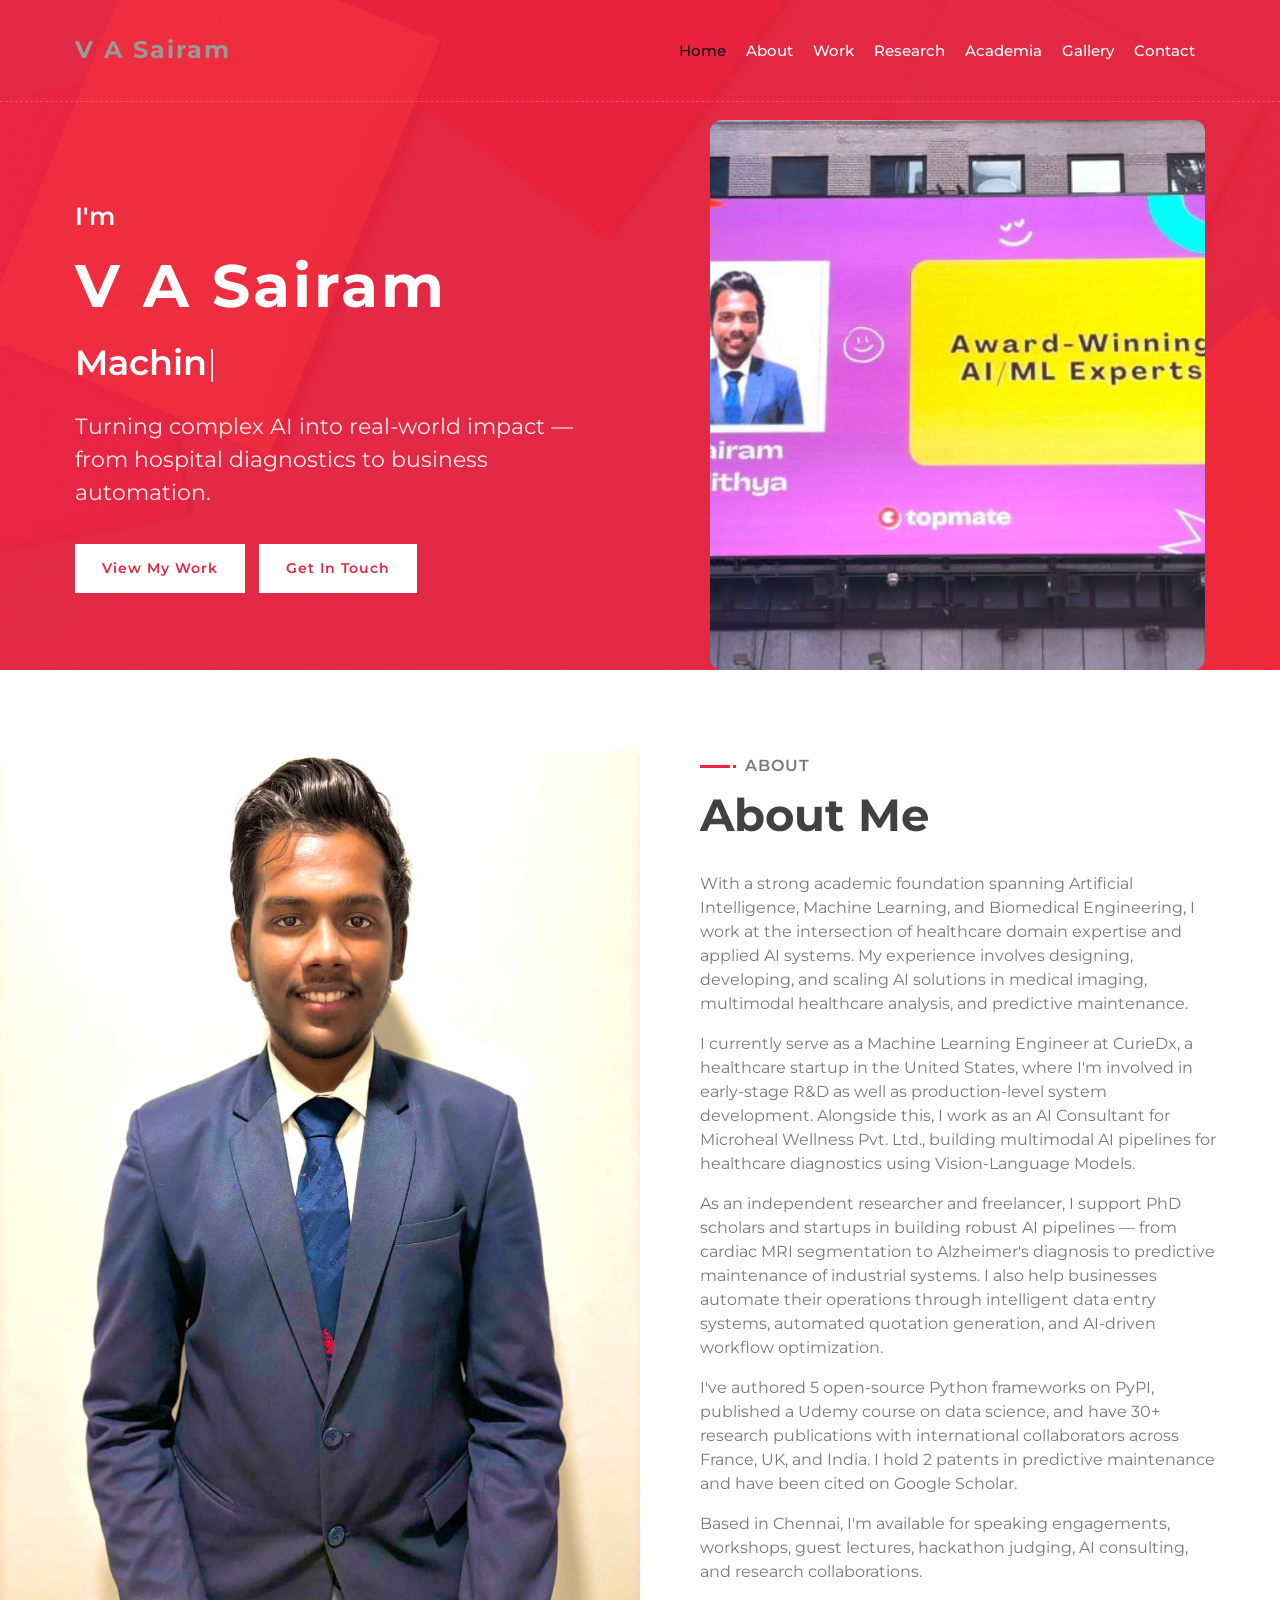
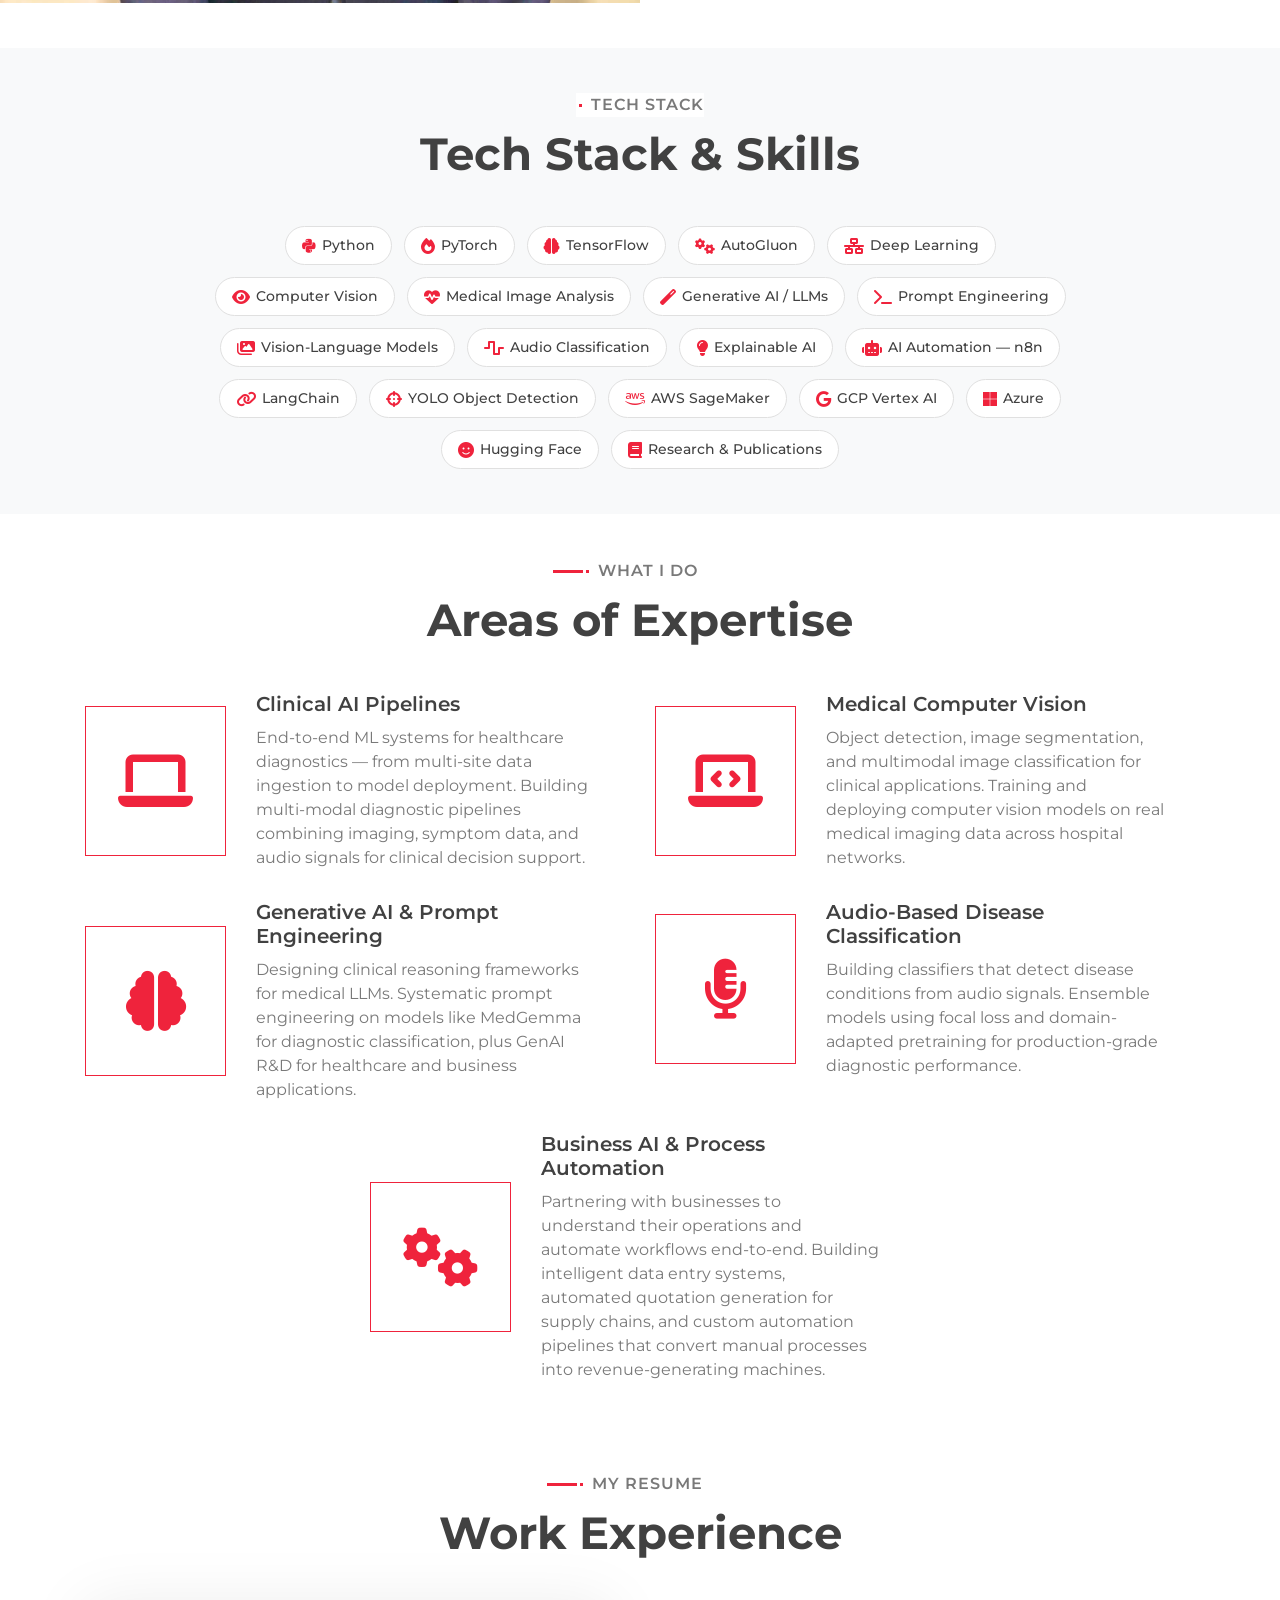
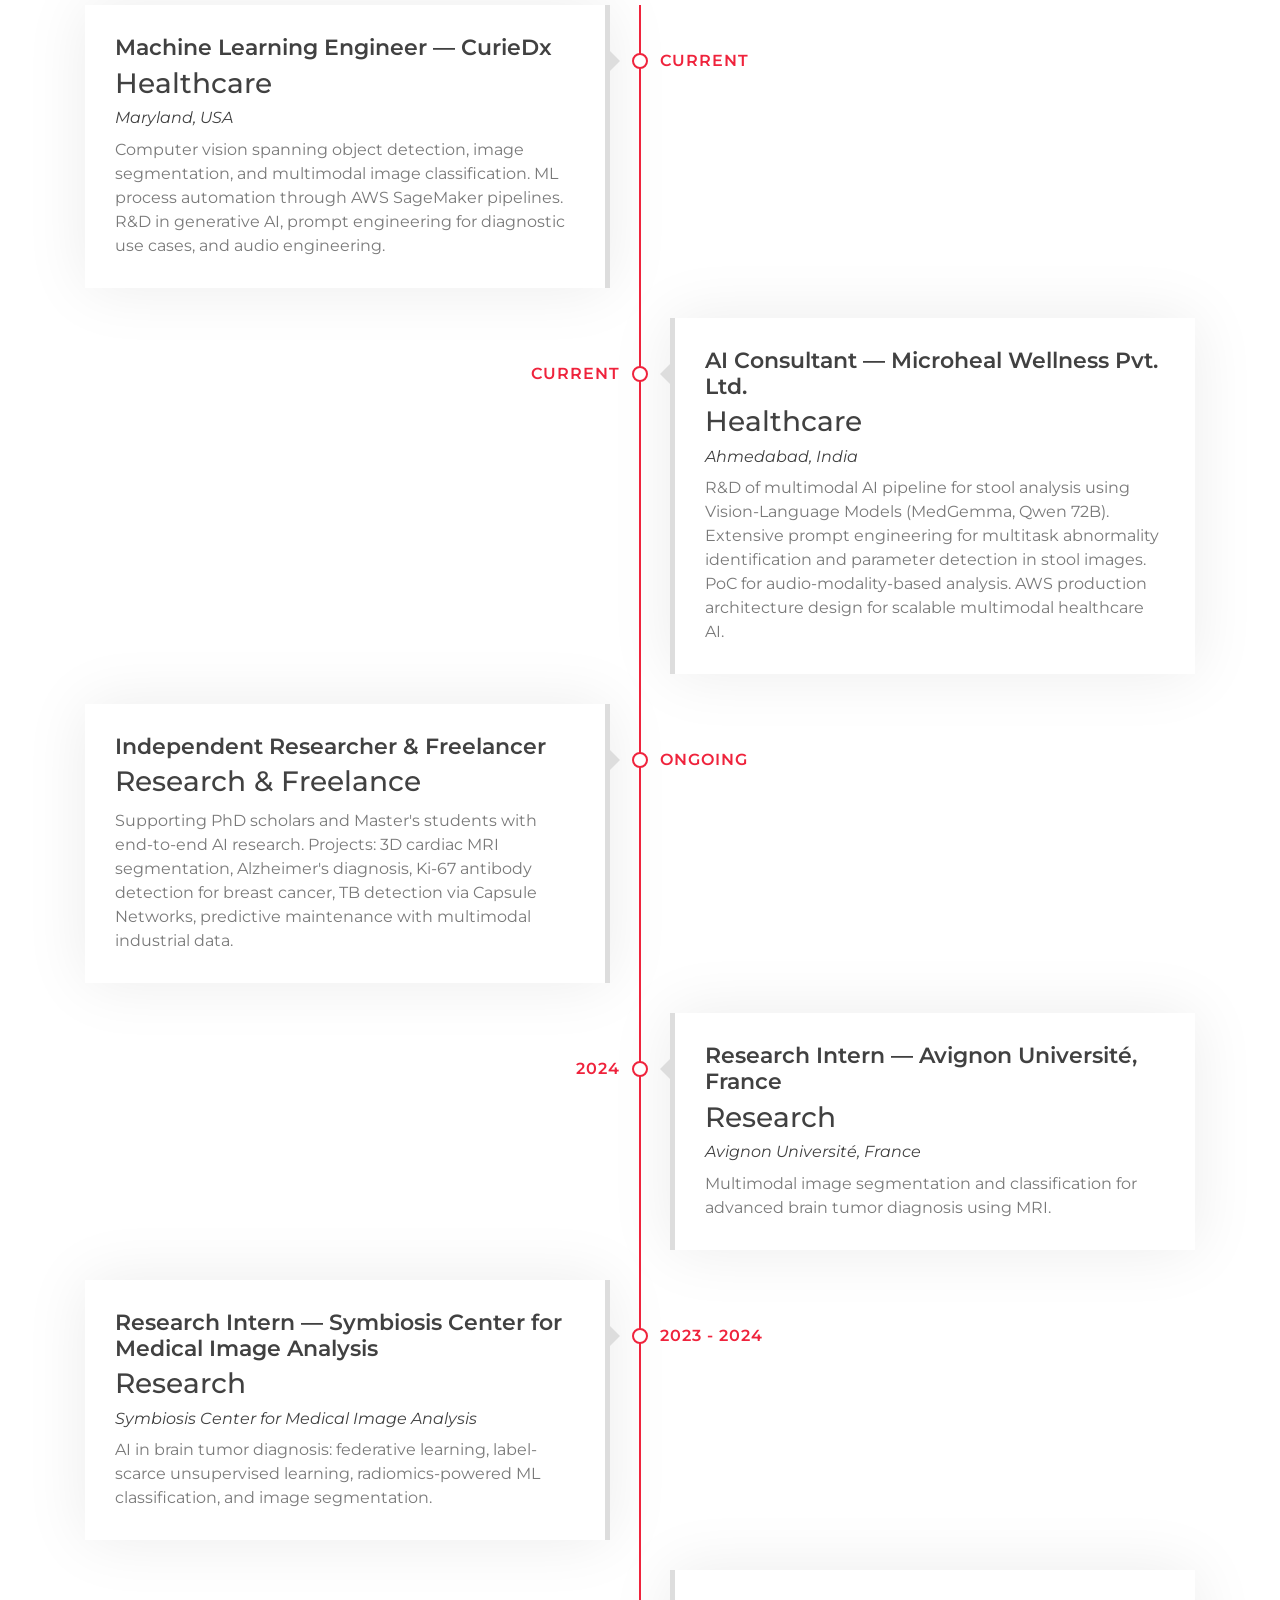
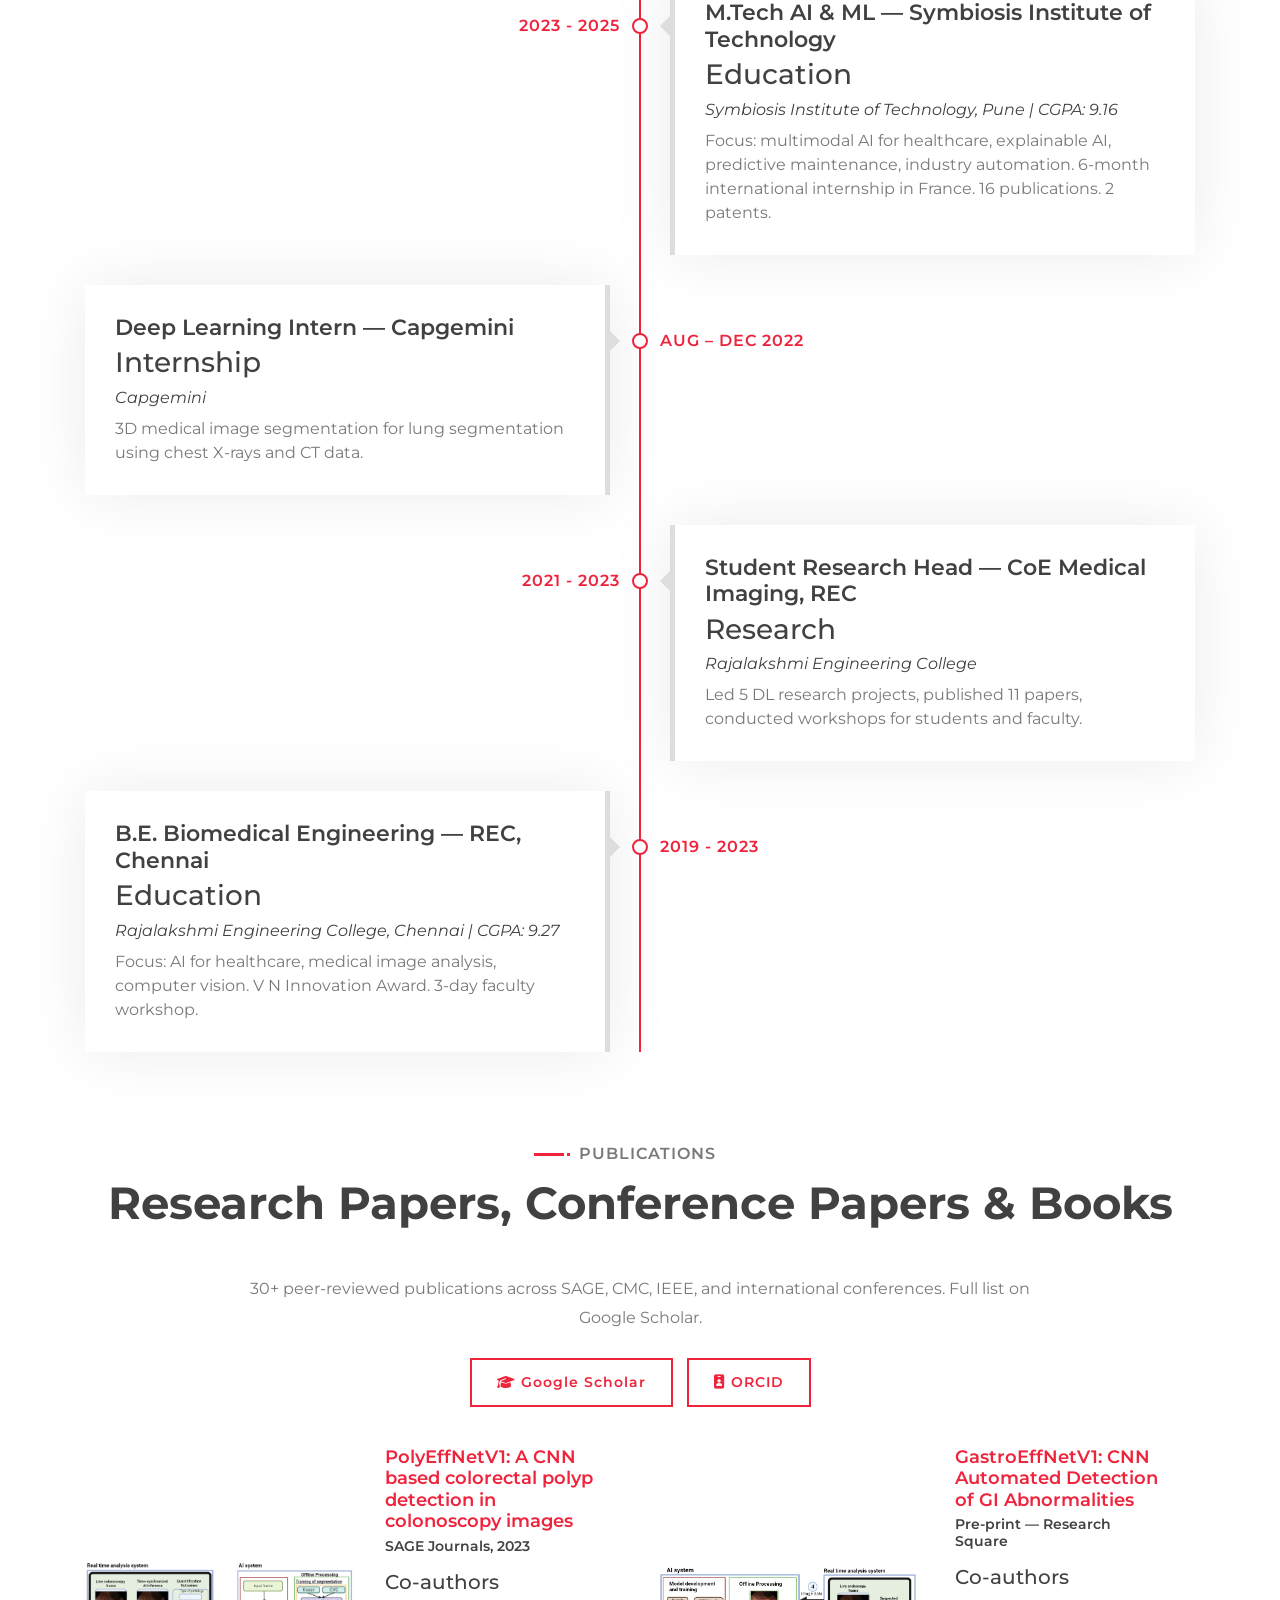
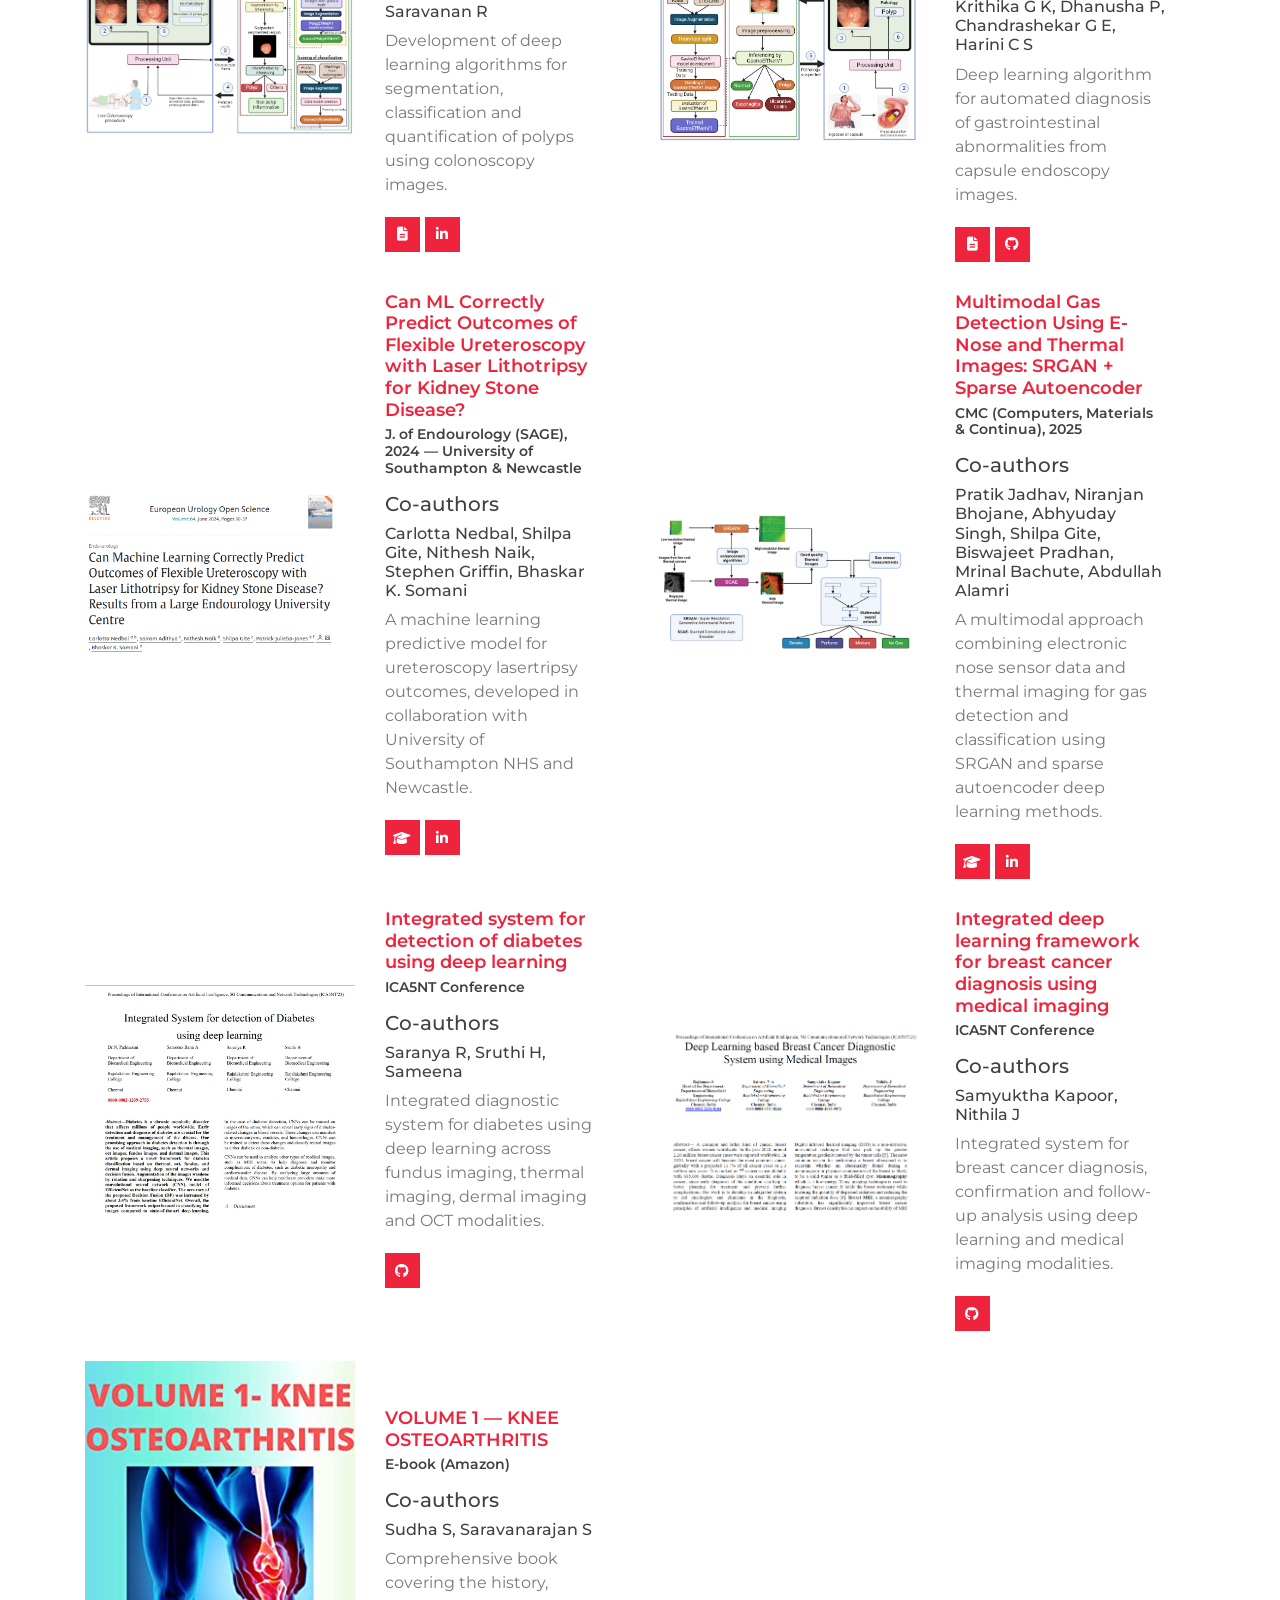
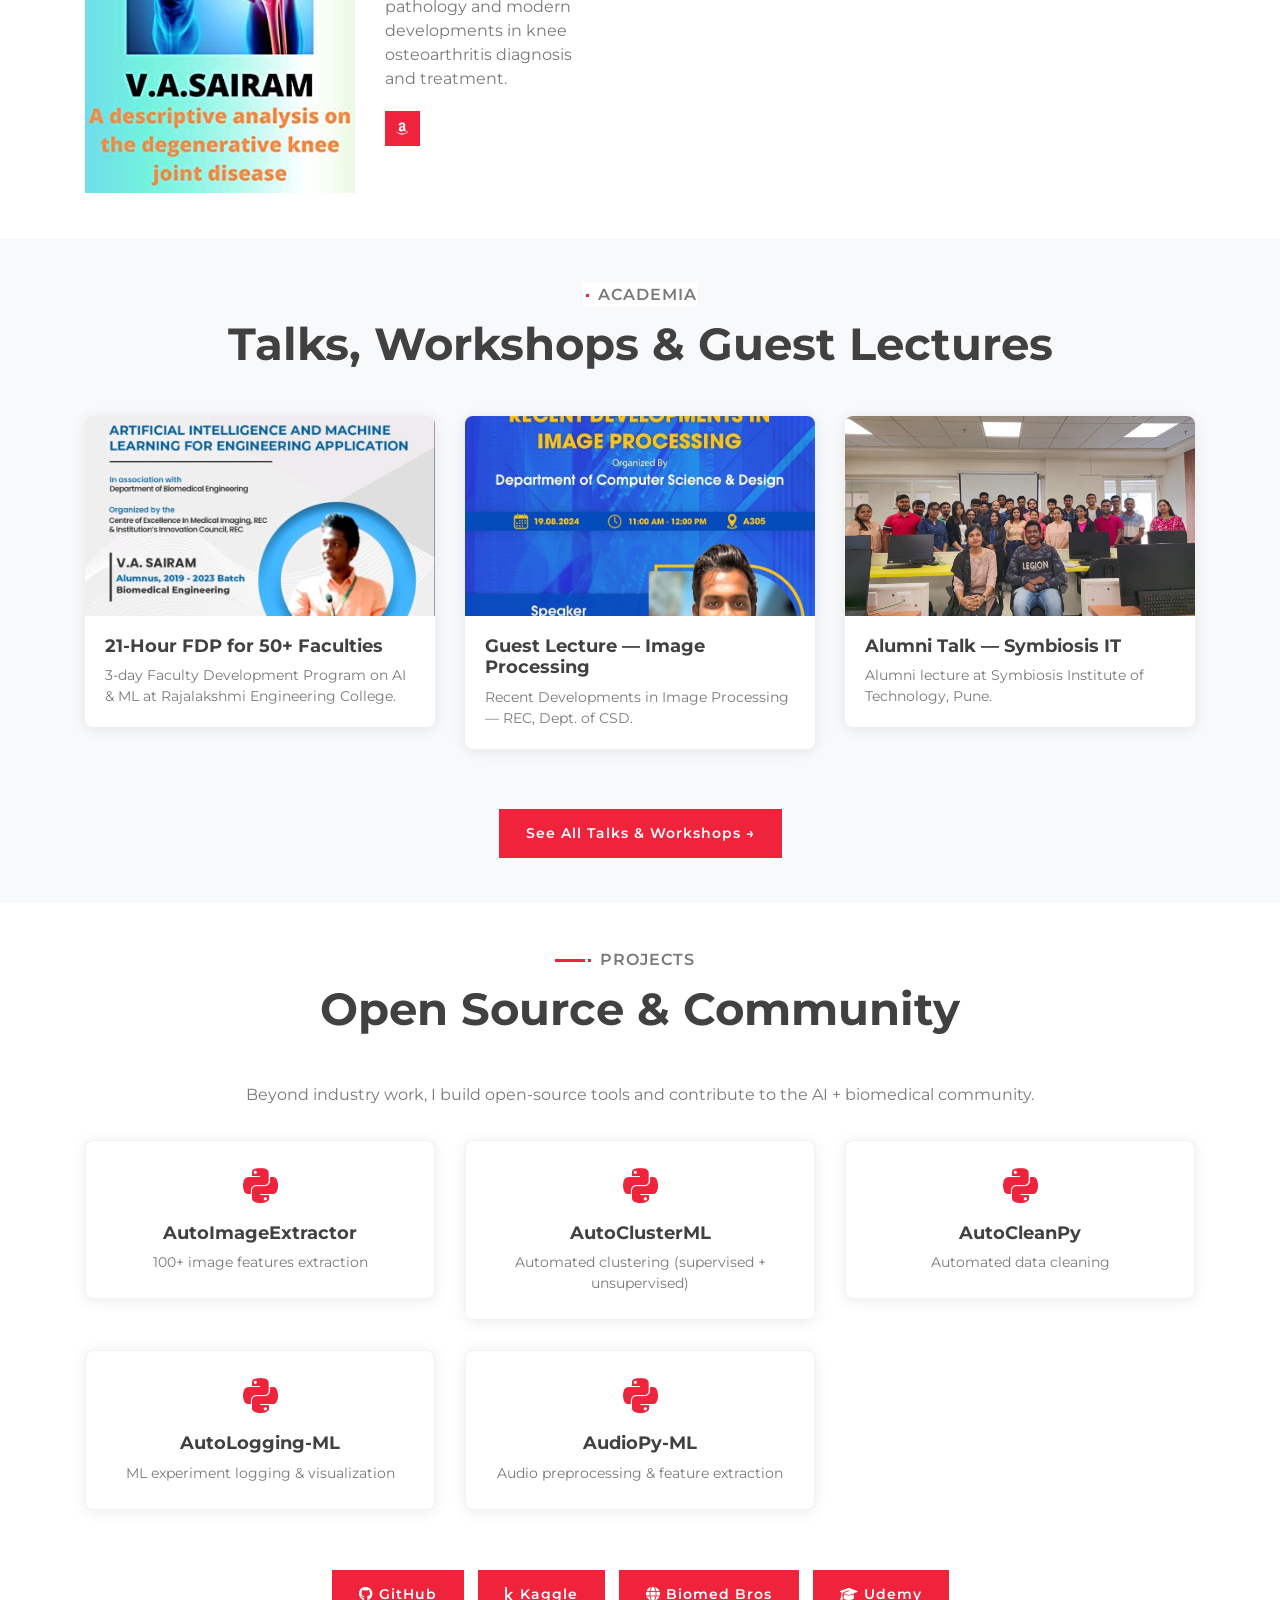
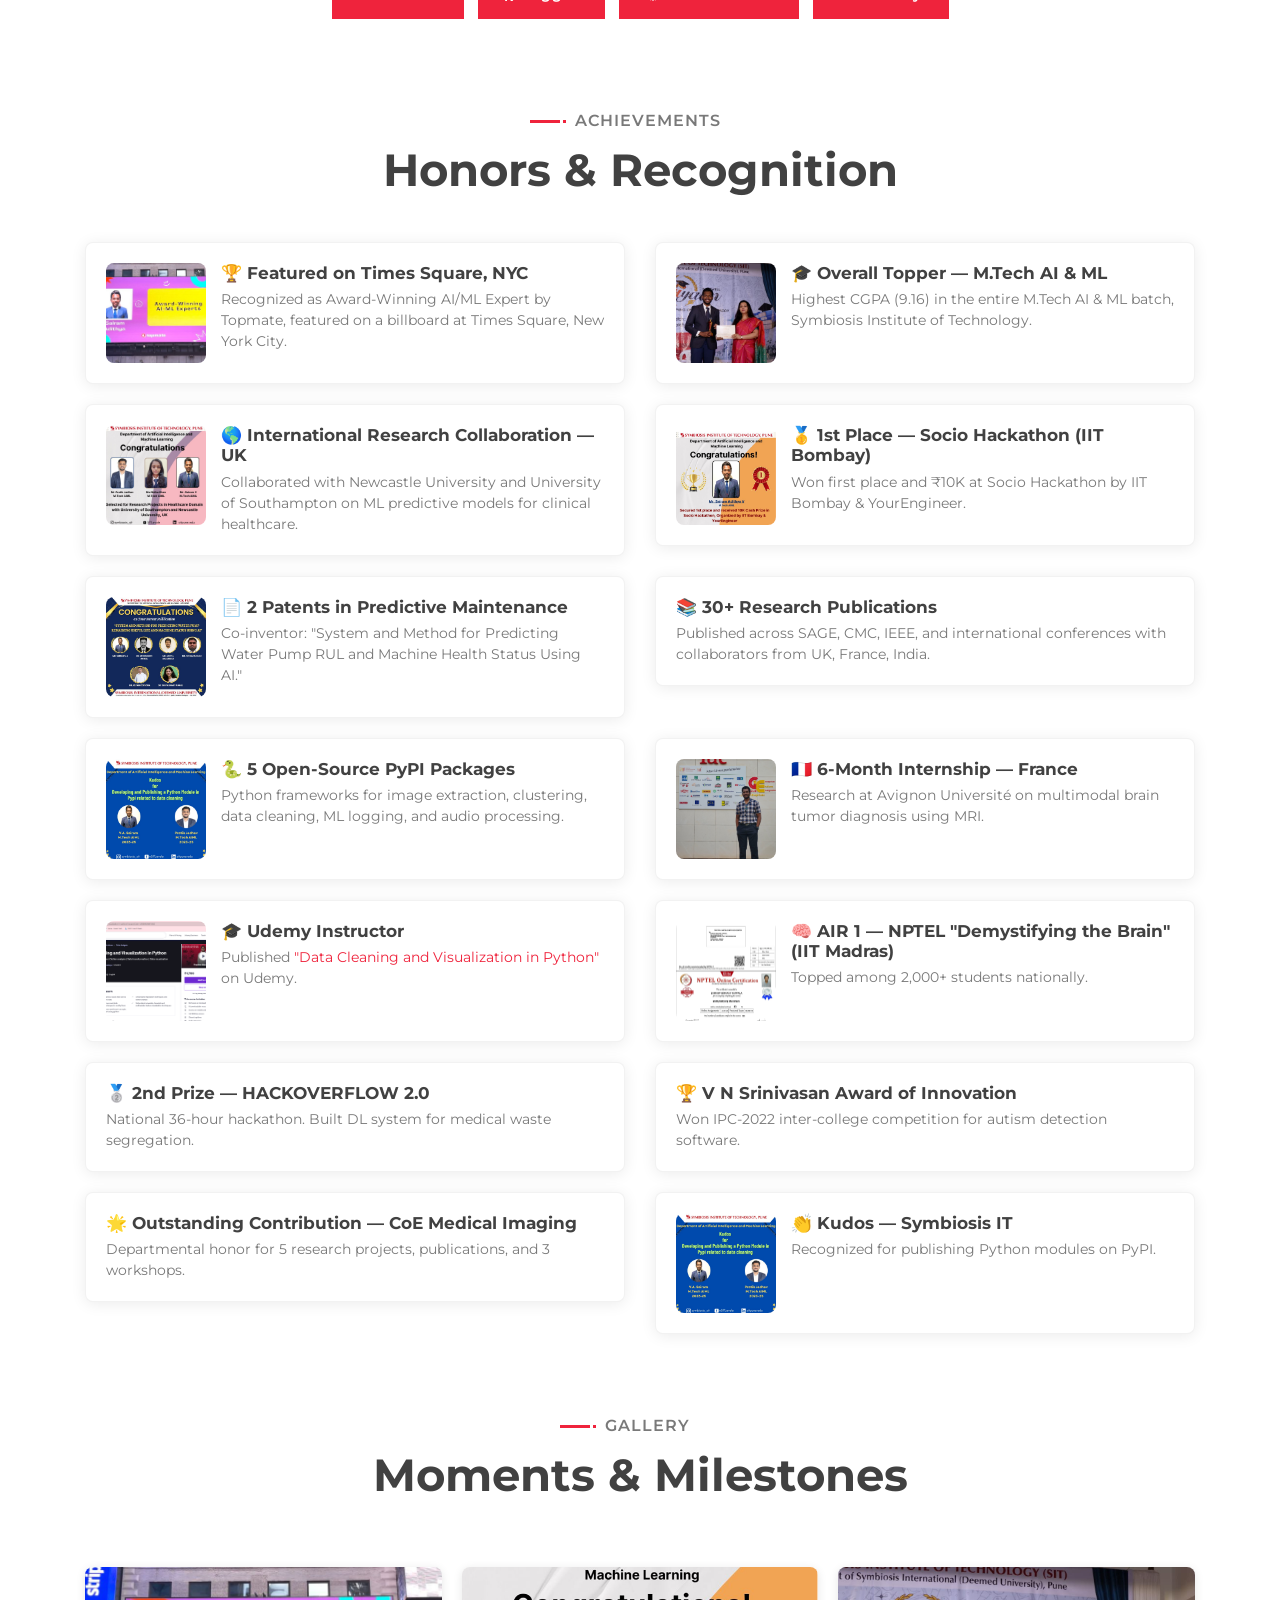
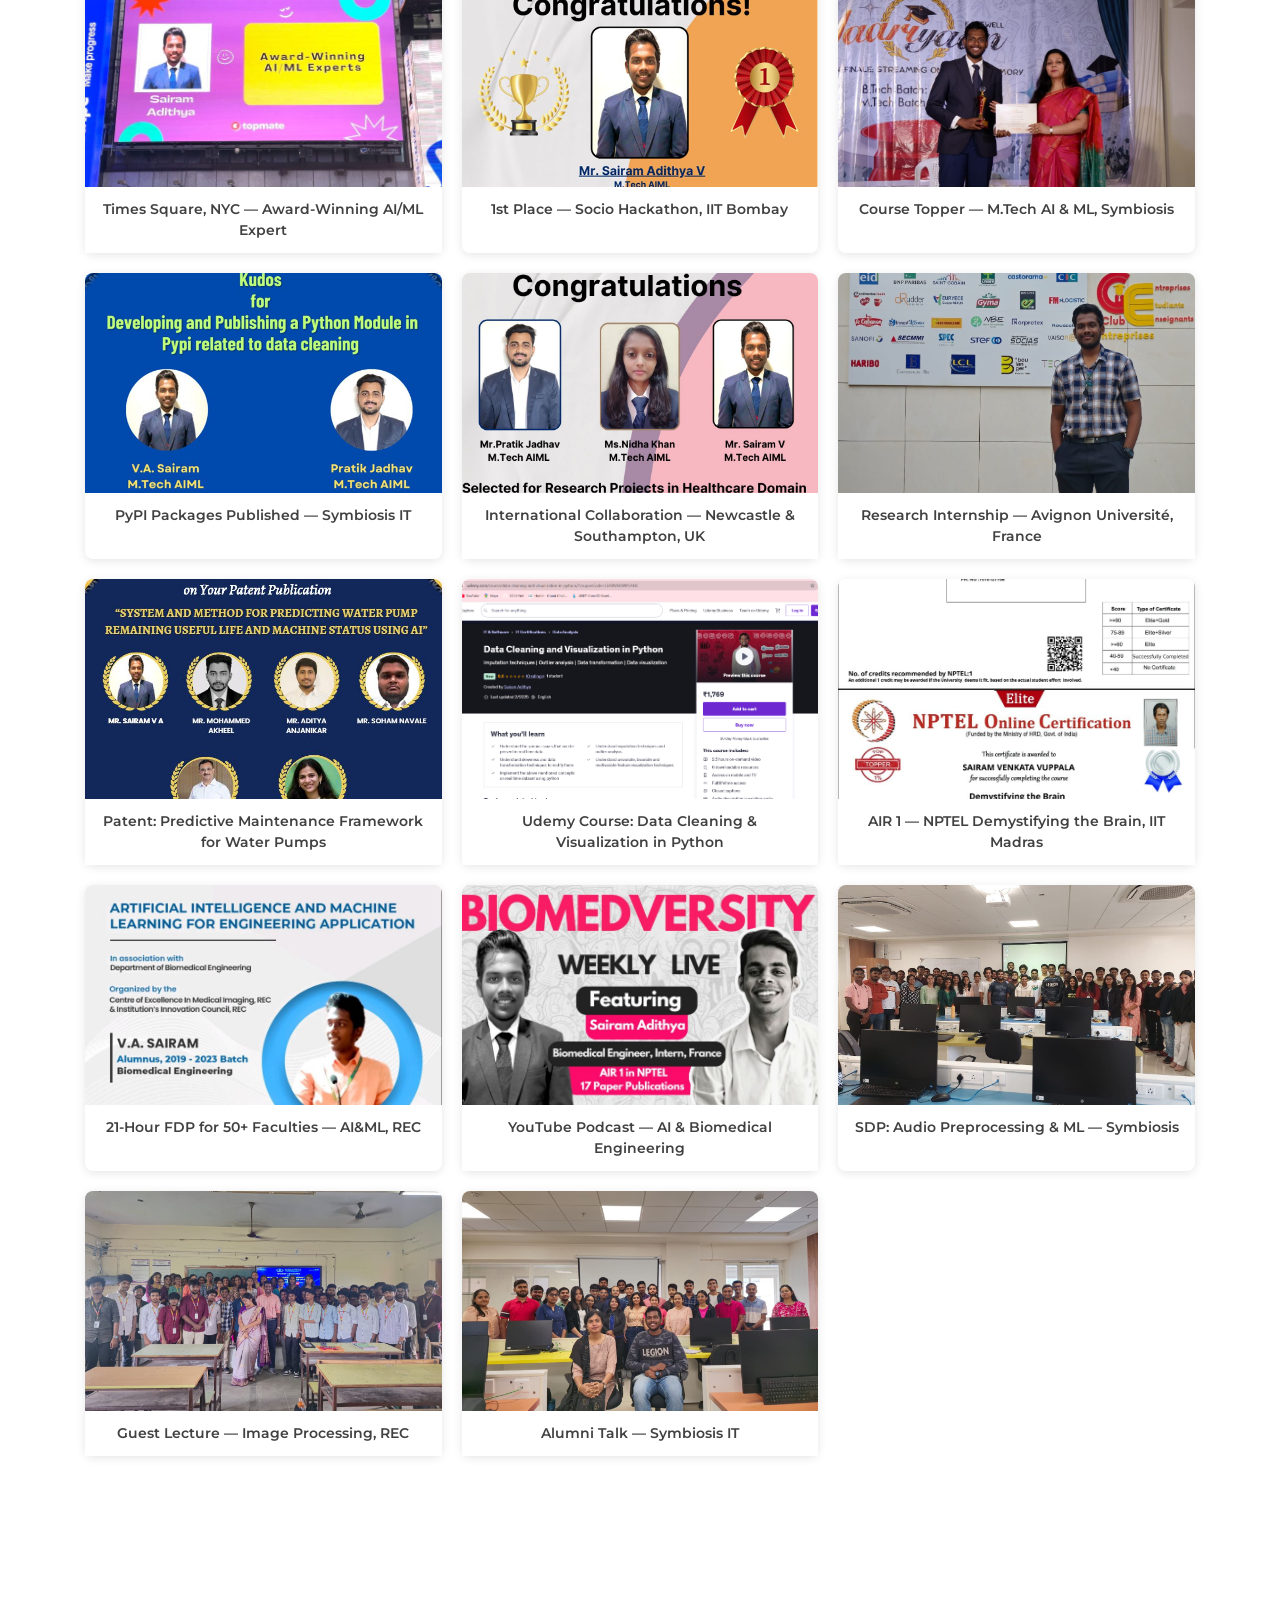
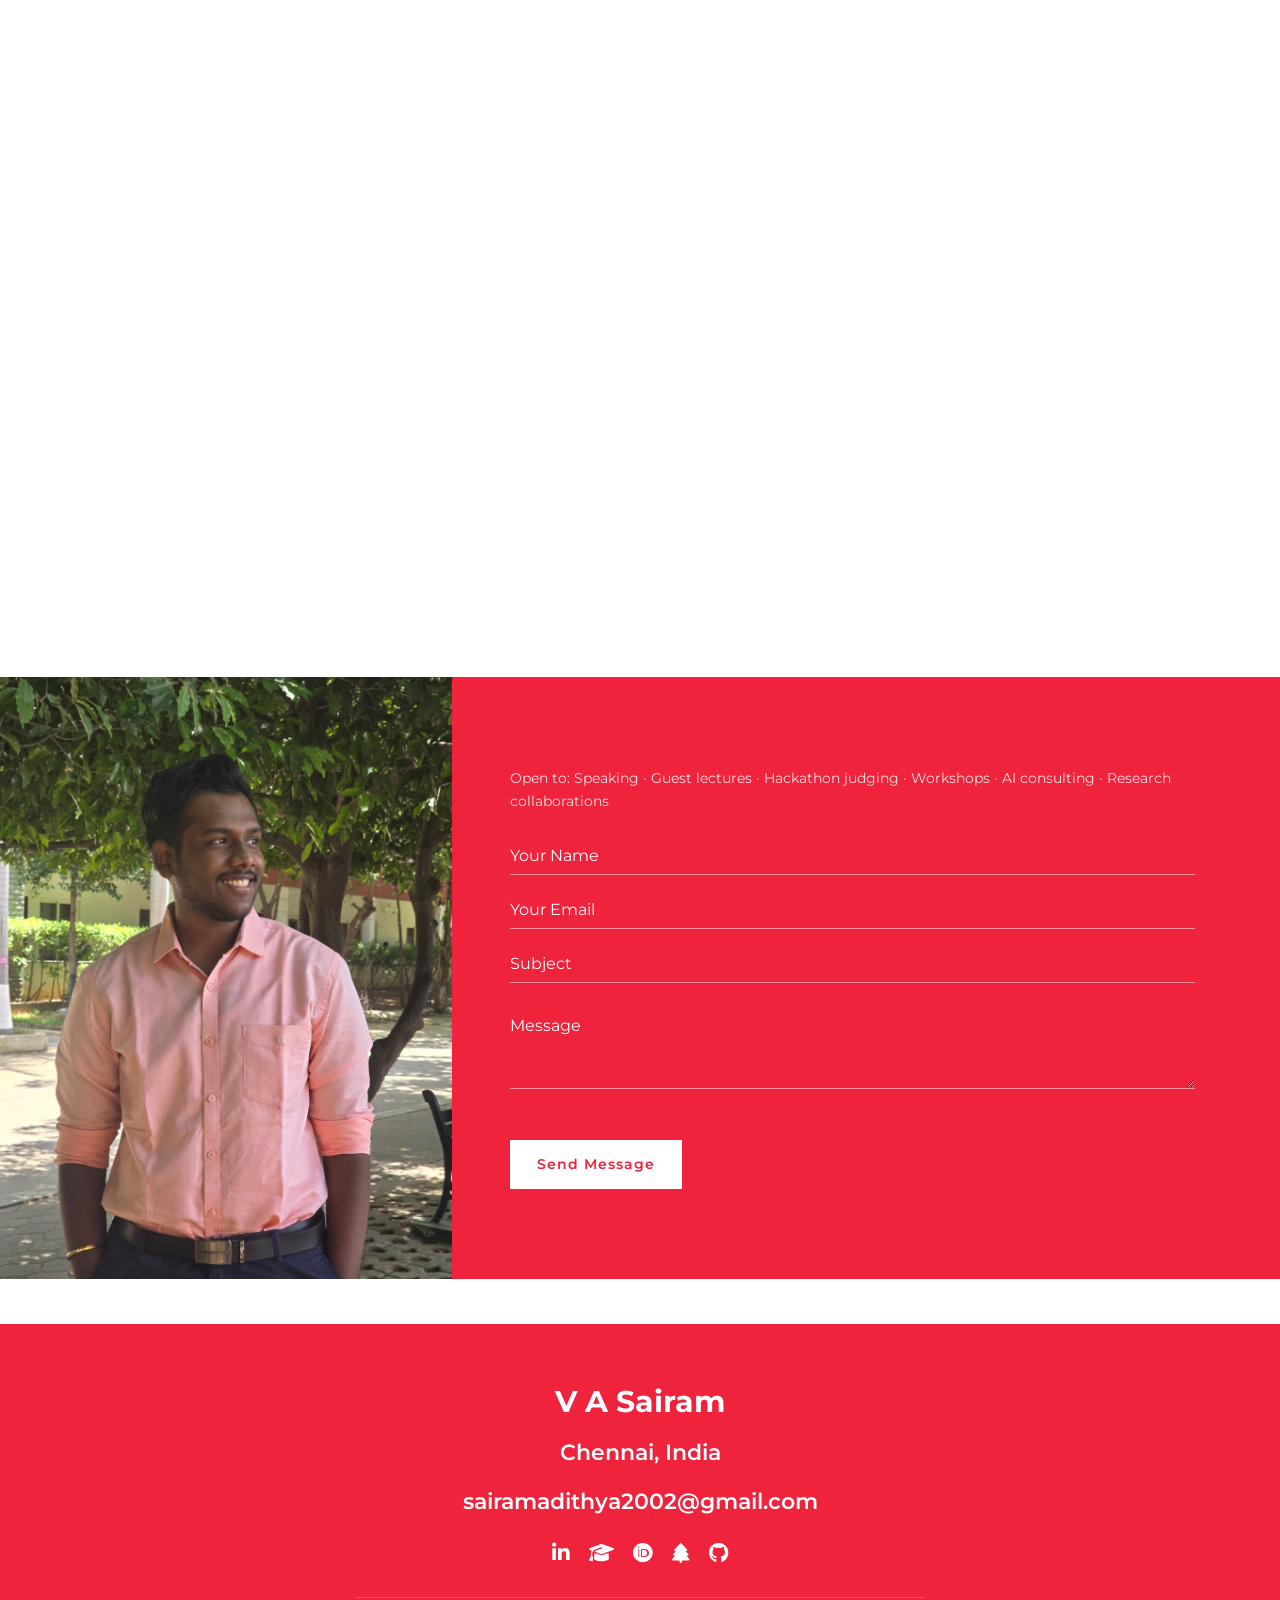
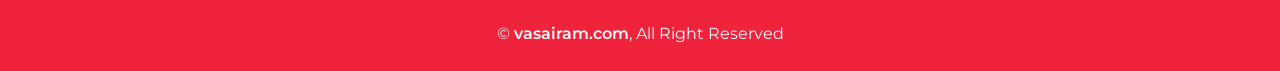
<file: index.html>
<!DOCTYPE html>
<html lang="en">
    <head>
        <meta charset="utf-8">
        <title>V A Sairam | ML Engineer | AI in Healthcare &amp; Business Automation</title>
        <meta content="width=device-width, initial-scale=1.0" name="viewport">
        <meta content="Machine Learning, AI Healthcare, Computer Vision, Clinical AI, Medical Imaging, Deep Learning, GenAI, Business Automation" name="keywords">
        <meta content="V A Sairam — ML Engineer at CurieDx, AI Consultant. Clinical AI, computer vision, business automation. 30+ publications, 2 patents, 5 PyPI packages. Featured on Times Square. Chennai, India." name="description">

        <!-- Favicon -->
        <link href="img/favicon.svg" rel="icon" type="image/svg+xml">

        <!-- Google Font -->
        <link href="https://fonts.googleapis.com/css2?family=Montserrat:wght@300;400;500;600;700&display=swap" rel="stylesheet">

        <!-- CSS Libraries -->
        <link href="https://stackpath.bootstrapcdn.com/bootstrap/4.4.1/css/bootstrap.min.css" rel="stylesheet">
        <link href="https://cdnjs.cloudflare.com/ajax/libs/font-awesome/6.5.0/css/all.min.css" rel="stylesheet">
        <link href="lib/animate/animate.min.css" rel="stylesheet">
        <link href="lib/owlcarousel/assets/owl.carousel.min.css" rel="stylesheet">
        <link href="lib/lightbox/css/lightbox.min.css" rel="stylesheet">

        <!-- Template Stylesheet -->
        <link href="css/style.css" rel="stylesheet">
    </head>

    <body data-spy="scroll" data-target=".navbar" data-offset="51">
        <!-- Nav Bar Start -->
        <div class="navbar navbar-expand-lg bg-light navbar-light">
            <div class="container-fluid">
                <a href="index.html" class="navbar-brand logo-animated">
                    <span class="logo-v">V</span> <span class="logo-a">A</span> <span class="logo-sairam">Sairam</span>
                </a>
                <button type="button" class="navbar-toggler" data-toggle="collapse" data-target="#navbarCollapse">
                    <span class="navbar-toggler-icon"></span>
                </button>
                <div class="collapse navbar-collapse justify-content-between" id="navbarCollapse">
                    <div class="navbar-nav ml-auto">
                        <a href="#home" class="nav-item nav-link active">Home</a>
                        <a href="#about" class="nav-item nav-link">About</a>
                        <a href="#experience" class="nav-item nav-link">Work</a>
                        <a href="#research" class="nav-item nav-link">Research</a>
                        <a href="academia.html" class="nav-item nav-link">Academia</a>
                        <a href="#gallery" class="nav-item nav-link">Gallery</a>
                        <a href="#contact" class="nav-item nav-link">Contact</a>
                    </div>
                </div>
            </div>
        </div>
        <!-- Nav Bar End -->

        <!-- Hero Start -->
        <div class="hero" id="home">
            <div class="container-fluid">
                <div class="row align-items-center">
                    <div class="col-sm-12 col-md-6">
                        <div class="hero-content">
                            <div class="hero-text">
                                <p>I'm</p>
                                <h1>V A Sairam</h1>
                                <h2></h2>
                                <div class="typed-text" style="display:none;">AI in Healthcare|Machine Learning Engineer|AI Automation Strategist|Published Researcher|2x Patent Holder|Academic Speaker|Workshop Facilitator</div>
                                <p class="hero-subtitle">Turning complex AI into real-world impact — from hospital diagnostics to business automation.</p>
                            </div>
                            <div class="hero-btn">
                                <a class="btn" href="#experience">View My Work</a>
                                <a class="btn" href="#contact">Get In Touch</a>
                            </div>
                        </div>
                    </div>
                    <div class="col-sm-12 col-md-6 d-none d-md-block">
                        <div class="hero-image">
                            <div class="flip-card">
                                <div class="flip-card-inner">
                                    <div class="flip-card-front">
                                        <img src="img/hero.jpeg" alt="V A Sairam" loading="lazy">
                                    </div>
                                    <div class="flip-card-back">
                                        <img src="img/times-square-recognition.jpg" alt="Featured on Times Square, NYC" loading="lazy">
                                    </div>
                                </div>
                            </div>
                        </div>
                    </div>
                </div>
            </div>
        </div>
        <!-- Hero End -->

        <!-- About Start -->
        <div class="about wow fadeInUp" data-wow-delay="0.1s" id="about">
            <div class="container-fluid">
                <div class="row align-items-center">
                    <div class="col-lg-6">
                        <div class="about-img">
                            <img src="img/about.jpeg" alt="About V A Sairam" loading="lazy">
                        </div>
                    </div>
                    <div class="col-lg-6">
                        <div class="about-content">
                            <div class="section-header text-left">
                                <p>About</p>
                                <h2>About Me</h2>
                            </div>
                            <div class="about-text">
                                <p>With a strong academic foundation spanning Artificial Intelligence, Machine Learning, and Biomedical Engineering, I work at the intersection of healthcare domain expertise and applied AI systems. My experience involves designing, developing, and scaling AI solutions in medical imaging, multimodal healthcare analysis, and predictive maintenance.</p>
                                <p>I currently serve as a Machine Learning Engineer at CurieDx, a healthcare startup in the United States, where I'm involved in early-stage R&amp;D as well as production-level system development. Alongside this, I work as an AI Consultant for Microheal Wellness Pvt. Ltd., building multimodal AI pipelines for healthcare diagnostics using Vision-Language Models.</p>
                                <p>As an independent researcher and freelancer, I support PhD scholars and startups in building robust AI pipelines — from cardiac MRI segmentation to Alzheimer's diagnosis to predictive maintenance of industrial systems. I also help businesses automate their operations through intelligent data entry systems, automated quotation generation, and AI-driven workflow optimization.</p>
                                <p>I've authored 5 open-source Python frameworks on PyPI, published a Udemy course on data science, and have 30+ research publications with international collaborators across France, UK, and India. I hold 2 patents in predictive maintenance and have been cited on Google Scholar.</p>
                                <p>Based in Chennai, I'm available for speaking engagements, workshops, guest lectures, hackathon judging, AI consulting, and research collaborations.</p>
                            </div>
                        </div>
                    </div>
                </div>
            </div>
        </div>
        <!-- About End -->

        <!-- Tech Stack Start -->
        <div class="tech-stack wow fadeInUp" data-wow-delay="0.1s" id="techstack">
            <div class="container">
                <div class="section-header text-center">
                    <p>Tech Stack</p>
                    <h2>Tech Stack &amp; Skills</h2>
                </div>
                <div class="skills-grid">
                    <span class="skill-pill"><i class="fab fa-python"></i> Python</span>
                    <span class="skill-pill"><i class="fas fa-fire"></i> PyTorch</span>
                    <span class="skill-pill"><i class="fas fa-brain"></i> TensorFlow</span>
                    <span class="skill-pill"><i class="fas fa-cogs"></i> AutoGluon</span>
                    <span class="skill-pill"><i class="fas fa-network-wired"></i> Deep Learning</span>
                    <span class="skill-pill"><i class="fas fa-eye"></i> Computer Vision</span>
                    <span class="skill-pill"><i class="fas fa-heartbeat"></i> Medical Image Analysis</span>
                    <span class="skill-pill"><i class="fas fa-magic"></i> Generative AI / LLMs</span>
                    <span class="skill-pill"><i class="fas fa-terminal"></i> Prompt Engineering</span>
                    <span class="skill-pill"><i class="fas fa-images"></i> Vision-Language Models</span>
                    <span class="skill-pill"><i class="fas fa-wave-square"></i> Audio Classification</span>
                    <span class="skill-pill"><i class="fas fa-lightbulb"></i> Explainable AI</span>
                    <span class="skill-pill"><i class="fas fa-robot"></i> AI Automation — n8n</span>
                    <span class="skill-pill"><i class="fas fa-link"></i> LangChain</span>
                    <span class="skill-pill"><i class="fas fa-crosshairs"></i> YOLO Object Detection</span>
                    <span class="skill-pill"><i class="fab fa-aws"></i> AWS SageMaker</span>
                    <span class="skill-pill"><i class="fab fa-google"></i> GCP Vertex AI</span>
                    <span class="skill-pill"><i class="fab fa-microsoft"></i> Azure</span>
                    <span class="skill-pill"><i class="fas fa-smile"></i> Hugging Face</span>
                    <span class="skill-pill"><i class="fas fa-book"></i> Research &amp; Publications</span>
                </div>
            </div>
        </div>
        <!-- Tech Stack End -->

        <!-- Service Start -->
        <div class="service" id="service">
            <div class="container">
                <div class="section-header text-center wow zoomIn" data-wow-delay="0.1s">
                    <p>What I Do</p>
                    <h2>Areas of Expertise</h2>
                </div>
                <div class="row">
                    <div class="col-lg-6 wow fadeInUp" data-wow-delay="0.0s">
                        <div class="service-item">
                            <div class="service-icon"><i class="fa fa-laptop"></i></div>
                            <div class="service-text">
                                <h3>Clinical AI Pipelines</h3>
                                <p>End-to-end ML systems for healthcare diagnostics — from multi-site data ingestion to model deployment. Building multi-modal diagnostic pipelines combining imaging, symptom data, and audio signals for clinical decision support.</p>
                            </div>
                        </div>
                    </div>
                    <div class="col-lg-6 wow fadeInUp" data-wow-delay="0.2s">
                        <div class="service-item">
                            <div class="service-icon"><i class="fa fa-laptop-code"></i></div>
                            <div class="service-text">
                                <h3>Medical Computer Vision</h3>
                                <p>Object detection, image segmentation, and multimodal image classification for clinical applications. Training and deploying computer vision models on real medical imaging data across hospital networks.</p>
                            </div>
                        </div>
                    </div>
                    <div class="col-lg-6 wow fadeInUp" data-wow-delay="0.4s">
                        <div class="service-item">
                            <div class="service-icon"><i class="fas fa-brain"></i></div>
                            <div class="service-text">
                                <h3>Generative AI &amp; Prompt Engineering</h3>
                                <p>Designing clinical reasoning frameworks for medical LLMs. Systematic prompt engineering on models like MedGemma for diagnostic classification, plus GenAI R&amp;D for healthcare and business applications.</p>
                            </div>
                        </div>
                    </div>
                    <div class="col-lg-6 wow fadeInUp" data-wow-delay="0.6s">
                        <div class="service-item">
                            <div class="service-icon"><i class="fas fa-microphone-alt"></i></div>
                            <div class="service-text">
                                <h3>Audio-Based Disease Classification</h3>
                                <p>Building classifiers that detect disease conditions from audio signals. Ensemble models using focal loss and domain-adapted pretraining for production-grade diagnostic performance.</p>
                            </div>
                        </div>
                    </div>
                </div>
                <div class="row justify-content-center">
                    <div class="col-lg-6 wow fadeInUp" data-wow-delay="0.8s">
                        <div class="service-item">
                            <div class="service-icon"><i class="fas fa-cogs"></i></div>
                            <div class="service-text">
                                <h3>Business AI &amp; Process Automation</h3>
                                <p>Partnering with businesses to understand their operations and automate workflows end-to-end. Building intelligent data entry systems, automated quotation generation for supply chains, and custom automation pipelines that convert manual processes into revenue-generating machines.</p>
                            </div>
                        </div>
                    </div>
                </div>
            </div>
        </div>
        <!-- Service End -->

        <!-- Experience Start -->
        <div class="experience" id="experience">
            <div class="container">
                <header class="section-header text-center wow zoomIn" data-wow-delay="0.1s">
                    <p>My Resume</p>
                    <h2>Work Experience</h2>
                </header>
                <div class="timeline">
                    <div class="timeline-item left wow slideInLeft" data-wow-delay="0.1s">
                        <div class="timeline-text">
                            <div class="timeline-date">Current</div>
                            <h2>Machine Learning Engineer — CurieDx</h2>
                            <h3>Healthcare</h3>
                            <h4>Maryland, USA</h4>
                            <p>Computer vision spanning object detection, image segmentation, and multimodal image classification. ML process automation through AWS SageMaker pipelines. R&amp;D in generative AI, prompt engineering for diagnostic use cases, and audio engineering.</p>
                        </div>
                    </div>
                    <div class="timeline-item right wow slideInRight" data-wow-delay="0.1s">
                        <div class="timeline-text">
                            <div class="timeline-date">Current</div>
                            <h2>AI Consultant — Microheal Wellness Pvt. Ltd.</h2>
                            <h3>Healthcare</h3>
                            <h4>Ahmedabad, India</h4>
                            <p>R&amp;D of multimodal AI pipeline for stool analysis using Vision-Language Models (MedGemma, Qwen 72B). Extensive prompt engineering for multitask abnormality identification and parameter detection in stool images. PoC for audio-modality-based analysis. AWS production architecture design for scalable multimodal healthcare AI.</p>
                        </div>
                    </div>
                    <div class="timeline-item left wow slideInLeft" data-wow-delay="0.1s">
                        <div class="timeline-text">
                            <div class="timeline-date">Ongoing</div>
                            <h2>Independent Researcher &amp; Freelancer</h2>
                            <h3>Research &amp; Freelance</h3>
                            <h4></h4>
                            <p>Supporting PhD scholars and Master's students with end-to-end AI research. Projects: 3D cardiac MRI segmentation, Alzheimer's diagnosis, Ki-67 antibody detection for breast cancer, TB detection via Capsule Networks, predictive maintenance with multimodal industrial data.</p>
                        </div>
                    </div>
                    <div class="timeline-item right wow slideInRight" data-wow-delay="0.1s">
                        <div class="timeline-text">
                            <div class="timeline-date">2024</div>
                            <h2>Research Intern — Avignon Universit&eacute;, France</h2>
                            <h3>Research</h3>
                            <h4>Avignon Universit&eacute;, France</h4>
                            <p>Multimodal image segmentation and classification for advanced brain tumor diagnosis using MRI.</p>
                        </div>
                    </div>
                    <div class="timeline-item left wow slideInLeft" data-wow-delay="0.1s">
                        <div class="timeline-text">
                            <div class="timeline-date">2023 - 2024</div>
                            <h2>Research Intern — Symbiosis Center for Medical Image Analysis</h2>
                            <h3>Research</h3>
                            <h4>Symbiosis Center for Medical Image Analysis</h4>
                            <p>AI in brain tumor diagnosis: federative learning, label-scarce unsupervised learning, radiomics-powered ML classification, and image segmentation.</p>
                        </div>
                    </div>
                    <div class="timeline-item right wow slideInRight" data-wow-delay="0.1s">
                        <div class="timeline-text">
                            <div class="timeline-date">2023 - 2025</div>
                            <h2>M.Tech AI &amp; ML — Symbiosis Institute of Technology</h2>
                            <h3>Education</h3>
                            <h4>Symbiosis Institute of Technology, Pune | CGPA: 9.16</h4>
                            <p>Focus: multimodal AI for healthcare, explainable AI, predictive maintenance, industry automation. 6-month international internship in France. 16 publications. 2 patents.</p>
                        </div>
                    </div>
                    <div class="timeline-item left wow slideInLeft" data-wow-delay="0.1s">
                        <div class="timeline-text">
                            <div class="timeline-date">Aug – Dec 2022</div>
                            <h2>Deep Learning Intern — Capgemini</h2>
                            <h3>Internship</h3>
                            <h4>Capgemini</h4>
                            <p>3D medical image segmentation for lung segmentation using chest X-rays and CT data.</p>
                        </div>
                    </div>
                    <div class="timeline-item right wow slideInRight" data-wow-delay="0.1s">
                        <div class="timeline-text">
                            <div class="timeline-date">2021 - 2023</div>
                            <h2>Student Research Head — CoE Medical Imaging, REC</h2>
                            <h3>Research</h3>
                            <h4>Rajalakshmi Engineering College</h4>
                            <p>Led 5 DL research projects, published 11 papers, conducted workshops for students and faculty.</p>
                        </div>
                    </div>
                    <div class="timeline-item left wow slideInLeft" data-wow-delay="0.1s">
                        <div class="timeline-text">
                            <div class="timeline-date">2019 - 2023</div>
                            <h2>B.E. Biomedical Engineering — REC, Chennai</h2>
                            <h3>Education</h3>
                            <h4>Rajalakshmi Engineering College, Chennai | CGPA: 9.27</h4>
                            <p>Focus: AI for healthcare, medical image analysis, computer vision. V N Innovation Award. 3-day faculty workshop.</p>
                        </div>
                    </div>
                </div>
            </div>
        </div>
        <!-- Experience End -->

        <!-- Publications Start -->
        <div class="team" id="research">
            <div class="container">
                <div class="section-header text-center wow zoomIn" data-wow-delay="0.1s">
                    <p>Publications</p>
                    <h2>Research Papers, Conference Papers &amp; Books</h2>
                </div>
                <p class="text-center" style="font-size: 16px; color: #797979; max-width: 800px; margin: 0 auto 25px; line-height: 1.8;">
                    30+ peer-reviewed publications across SAGE, CMC, IEEE, and international conferences. Full list on Google Scholar.
                </p>
                <div class="text-center" style="margin-bottom: 40px;">
                    <a class="btn btn-ghost" href="https://scholar.google.com/citations?user=adjGK0oAAAAJ&hl=en&oi=ao" target="_blank"><i class="fas fa-graduation-cap"></i> Google Scholar</a>
                    <a class="btn btn-ghost" href="https://orcid.org/0000-0003-0550-8244" target="_blank" style="margin-left: 10px;"><i class="fas fa-id-badge"></i> ORCID</a>
                </div>
                <div class="row">
                    <div class="col-lg-6 wow fadeInUp" data-wow-delay="0.0s">
                        <div class="team-item">
                            <div class="team-img"><img src="img/paper-1.png" alt="PolyEffNetV1" loading="lazy"></div>
                            <div class="team-text">
                                <h2>PolyEffNetV1: A CNN based colorectal polyp detection in colonoscopy images</h2>
                                <h4>SAGE Journals, 2023</h4>
                                <h5>Co-authors</h5>
                                <h6>Saravanan R</h6>
                                <p>Development of deep learning algorithms for segmentation, classification and quantification of polyps using colonoscopy images.</p>
                                <div class="team-social">
                                    <a class="btn" href="https://journals.sagepub.com/doi/abs/10.1177/09544119221149233" target="_blank"><i class="fas fa-file-alt"></i></a>
                                    <a class="btn" href="https://www.linkedin.com/posts/sairamadithya_deeplearning-research-journal-activity-7023883523023335424-eOfb?utm_source=share&utm_medium=member_desktop" target="_blank"><i class="fab fa-linkedin-in"></i></a>
                                </div>
                            </div>
                        </div>
                    </div>
                    <div class="col-lg-6 wow fadeInUp" data-wow-delay="0.2s">
                        <div class="team-item">
                            <div class="team-img"><img src="img/paper-2.jpg" alt="GastroEffNetV1" loading="lazy"></div>
                            <div class="team-text">
                                <h2>GastroEffNetV1: CNN Automated Detection of GI Abnormalities</h2>
                                <h4>Pre-print — Research Square</h4>
                                <h5>Co-authors</h5>
                                <h6>Krithika G K, Dhanusha P, Chandrashekar G E, Harini C S</h6>
                                <p>Deep learning algorithm for automated diagnosis of gastrointestinal abnormalities from capsule endoscopy images.</p>
                                <div class="team-social">
                                    <a class="btn" href="https://www.researchsquare.com/article/rs-2588671/v1" target="_blank"><i class="fas fa-file-alt"></i></a>
                                    <a class="btn" href="https://github.com/sairamadithya/GastroEffNetV1--CNN-based-detection-of-gastrointestinal-abnormalities-from-capule-endoscopy-images" target="_blank"><i class="fab fa-github"></i></a>
                                </div>
                            </div>
                        </div>
                    </div>
                    <div class="col-lg-6 wow fadeInUp" data-wow-delay="0.4s">
                        <div class="team-item">
                            <div class="team-img"><img src="img/paper-3.png" alt="Kidney Stone ML" loading="lazy"></div>
                            <div class="team-text">
                                <h2>Can ML Correctly Predict Outcomes of Flexible Ureteroscopy with Laser Lithotripsy for Kidney Stone Disease?</h2>
                                <h4>J. of Endourology (SAGE), 2024 — University of Southampton &amp; Newcastle</h4>
                                <h5>Co-authors</h5>
                                <h6>Carlotta Nedbal, Shilpa Gite, Nithesh Naik, Stephen Griffin, Bhaskar K. Somani</h6>
                                <p>A machine learning predictive model for ureteroscopy lasertripsy outcomes, developed in collaboration with University of Southampton NHS and Newcastle.</p>
                                <div class="team-social">
                                    <a class="btn" href="https://scholar.google.com/citations?user=adjGK0oAAAAJ&hl=en&oi=ao" target="_blank"><i class="fas fa-graduation-cap"></i></a>
                                    <a class="btn" href="https://www.linkedin.com/in/sairamadithya/" target="_blank"><i class="fab fa-linkedin-in"></i></a>
                                </div>
                            </div>
                        </div>
                    </div>
                    <div class="col-lg-6 wow fadeInUp" data-wow-delay="0.6s">
                        <div class="team-item">
                            <div class="team-img"><img src="img/paper-4.png" alt="Multimodal Gas Detection" loading="lazy"></div>
                            <div class="team-text">
                                <h2>Multimodal Gas Detection Using E-Nose and Thermal Images: SRGAN + Sparse Autoencoder</h2>
                                <h4>CMC (Computers, Materials &amp; Continua), 2025</h4>
                                <h5>Co-authors</h5>
                                <h6>Pratik Jadhav, Niranjan Bhojane, Abhyuday Singh, Shilpa Gite, Biswajeet Pradhan, Mrinal Bachute, Abdullah Alamri</h6>
                                <p>A multimodal approach combining electronic nose sensor data and thermal imaging for gas detection and classification using SRGAN and sparse autoencoder deep learning methods.</p>
                                <div class="team-social">
                                    <a class="btn" href="https://scholar.google.com/citations?user=adjGK0oAAAAJ&hl=en&oi=ao" target="_blank"><i class="fas fa-graduation-cap"></i></a>
                                    <a class="btn" href="https://www.linkedin.com/in/sairamadithya/" target="_blank"><i class="fab fa-linkedin-in"></i></a>
                                </div>
                            </div>
                        </div>
                    </div>
                    <div class="col-lg-6 wow fadeInUp" data-wow-delay="0.8s">
                        <div class="team-item">
                            <div class="team-img"><img src="img/team-4.jpg" alt="Diabetes Detection" loading="lazy"></div>
                            <div class="team-text">
                                <h2>Integrated system for detection of diabetes using deep learning</h2>
                                <h4>ICA5NT Conference</h4>
                                <h5>Co-authors</h5>
                                <h6>Saranya R, Sruthi H, Sameena</h6>
                                <p>Integrated diagnostic system for diabetes using deep learning across fundus imaging, thermal imaging, dermal imaging and OCT modalities.</p>
                                <div class="team-social">
                                    <a class="btn" href="https://github.com/sairamadithya/Integrated-system-for-detection-of-diabetes-using-deep-learning" target="_blank"><i class="fab fa-github"></i></a>
                                </div>
                            </div>
                        </div>
                    </div>
                    <div class="col-lg-6 wow fadeInUp" data-wow-delay="1.0s">
                        <div class="team-item">
                            <div class="team-img"><img src="img/team-5.jpg" alt="Breast Cancer" loading="lazy"></div>
                            <div class="team-text">
                                <h2>Integrated deep learning framework for breast cancer diagnosis using medical imaging</h2>
                                <h4>ICA5NT Conference</h4>
                                <h5>Co-authors</h5>
                                <h6>Samyuktha Kapoor, Nithila J</h6>
                                <p>Integrated system for breast cancer diagnosis, confirmation and follow-up analysis using deep learning and medical imaging modalities.</p>
                                <div class="team-social">
                                    <a class="btn" href="https://github.com/sairamadithya/integrated-deep-learning-framework-for-breast-cancer-diagnosis-using-medical-imaging" target="_blank"><i class="fab fa-github"></i></a>
                                </div>
                            </div>
                        </div>
                    </div>
                    <div class="col-lg-6 wow fadeInUp" data-wow-delay="1.2s">
                        <div class="team-item">
                            <div class="team-img"><img src="img/team-3.jpg" alt="Knee Osteoarthritis" loading="lazy"></div>
                            <div class="team-text">
                                <h2>VOLUME 1 — KNEE OSTEOARTHRITIS</h2>
                                <h4>E-book (Amazon)</h4>
                                <h5>Co-authors</h5>
                                <h6>Sudha S, Saravanarajan S</h6>
                                <p>Comprehensive book covering the history, pathology and modern developments in knee osteoarthritis diagnosis and treatment.</p>
                                <div class="team-social">
                                    <a class="btn" href="https://www.amazon.in/OSTEOARTHRITIS-Descriptive-degenerative-COMPREHENSIVE-INFLAMMATORY-ebook/dp/B095LWXD17/ref=mp_s_a_1_9?dchild=1&keywords=knee+osteoarthritis+book&qid=1627057998&sr=8-9" target="_blank"><i class="fab fa-amazon"></i></a>
                                </div>
                            </div>
                        </div>
                    </div>
                </div>
            </div>
        </div>
        <!-- Publications End -->

        <!-- Academia Teaser Start -->
        <div class="academia-teaser wow fadeInUp" data-wow-delay="0.1s" id="academia">
            <div class="container">
                <div class="section-header text-center">
                    <p>Academia</p>
                    <h2>Talks, Workshops &amp; Guest Lectures</h2>
                </div>
                <div class="row">
                    <div class="col-lg-4 col-md-6 wow fadeInUp" data-wow-delay="0.0s">
                        <div class="academia-card">
                            <div class="academia-card-img">
                                <img src="img/fdp-aiml.jpg" alt="FDP AI&ML" loading="lazy">
                            </div>
                            <div class="academia-card-text">
                                <h3>21-Hour FDP for 50+ Faculties</h3>
                                <p>3-day Faculty Development Program on AI &amp; ML at Rajalakshmi Engineering College.</p>
                            </div>
                        </div>
                    </div>
                    <div class="col-lg-4 col-md-6 wow fadeInUp" data-wow-delay="0.2s">
                        <div class="academia-card">
                            <div class="academia-card-img">
                                <img src="img/guest-lecture-image-processing.png" alt="Guest Lecture" loading="lazy">
                            </div>
                            <div class="academia-card-text">
                                <h3>Guest Lecture — Image Processing</h3>
                                <p>Recent Developments in Image Processing — REC, Dept. of CSD.</p>
                            </div>
                        </div>
                    </div>
                    <div class="col-lg-4 col-md-6 wow fadeInUp" data-wow-delay="0.4s">
                        <div class="academia-card">
                            <div class="academia-card-img">
                                <img src="img/symbi-alumni-lecture.jpeg" alt="Alumni Talk" loading="lazy">
                            </div>
                            <div class="academia-card-text">
                                <h3>Alumni Talk — Symbiosis IT</h3>
                                <p>Alumni lecture at Symbiosis Institute of Technology, Pune.</p>
                            </div>
                        </div>
                    </div>
                </div>
                <div class="text-center" style="margin-top: 30px;">
                    <a class="btn" href="academia.html">See All Talks &amp; Workshops &rarr;</a>
                </div>
            </div>
        </div>
        <!-- Academia Teaser End -->

        <!-- Open Source Start -->
        <div class="opensource wow fadeInUp" data-wow-delay="0.1s" id="opensource">
            <div class="container">
                <div class="section-header text-center">
                    <p>Projects</p>
                    <h2>Open Source &amp; Community</h2>
                </div>
                <p class="text-center" style="font-size: 16px; color: #797979; max-width: 800px; margin: 0 auto 30px; line-height: 1.8;">
                    Beyond industry work, I build open-source tools and contribute to the AI + biomedical community.
                </p>
                <div class="row pypi-cards">
                    <div class="col-lg-4 col-md-6 wow fadeInUp" data-wow-delay="0.0s">
                        <div class="pypi-card">
                            <div class="pypi-icon"><i class="fab fa-python"></i></div>
                            <h3>AutoImageExtractor</h3>
                            <p>100+ image features extraction</p>
                        </div>
                    </div>
                    <div class="col-lg-4 col-md-6 wow fadeInUp" data-wow-delay="0.1s">
                        <div class="pypi-card">
                            <div class="pypi-icon"><i class="fab fa-python"></i></div>
                            <h3>AutoClusterML</h3>
                            <p>Automated clustering (supervised + unsupervised)</p>
                        </div>
                    </div>
                    <div class="col-lg-4 col-md-6 wow fadeInUp" data-wow-delay="0.2s">
                        <div class="pypi-card">
                            <div class="pypi-icon"><i class="fab fa-python"></i></div>
                            <h3>AutoCleanPy</h3>
                            <p>Automated data cleaning</p>
                        </div>
                    </div>
                    <div class="col-lg-4 col-md-6 wow fadeInUp" data-wow-delay="0.3s">
                        <div class="pypi-card">
                            <div class="pypi-icon"><i class="fab fa-python"></i></div>
                            <h3>AutoLogging-ML</h3>
                            <p>ML experiment logging &amp; visualization</p>
                        </div>
                    </div>
                    <div class="col-lg-4 col-md-6 wow fadeInUp" data-wow-delay="0.4s">
                        <div class="pypi-card">
                            <div class="pypi-icon"><i class="fab fa-python"></i></div>
                            <h3>AudioPy-ML</h3>
                            <p>Audio preprocessing &amp; feature extraction</p>
                        </div>
                    </div>
                </div>
                <div class="text-center" style="margin-top: 30px;">
                    <a class="btn" href="https://github.com/sairamadithya?tab=repositories" target="_blank"><i class="fab fa-github"></i> GitHub</a>
                    <a class="btn" href="https://www.kaggle.com/vuppalaadithyasairam/code" target="_blank" style="margin-left: 10px;"><i class="fab fa-kaggle"></i> Kaggle</a>
                    <a class="btn" href="https://biomedbro.com/" target="_blank" style="margin-left: 10px;"><i class="fas fa-globe"></i> Biomed Bros</a>
                    <a class="btn" href="https://www.udemy.com/course/data-cleaning-and-visualization-in-python/" target="_blank" style="margin-left: 10px;"><i class="fas fa-graduation-cap"></i> Udemy</a>
                </div>
            </div>
        </div>
        <!-- Open Source End -->

        <!-- Honors & Recognition Start -->
        <div class="achievements-section wow fadeInUp" data-wow-delay="0.1s" id="achievements">
            <div class="container">
                <div class="section-header text-center wow zoomIn" data-wow-delay="0.1s">
                    <p>Achievements</p>
                    <h2>Honors &amp; Recognition</h2>
                </div>
                <div class="row">
                    <div class="col-lg-6 wow fadeInUp" data-wow-delay="0.0s">
                        <div class="achievement-card">
                            <div class="achievement-img"><img src="img/times-square-recognition.jpg" alt="Times Square" loading="lazy"></div>
                            <div class="achievement-content">
                                <h3>&#127942; Featured on Times Square, NYC</h3>
                                <p>Recognized as Award-Winning AI/ML Expert by Topmate, featured on a billboard at Times Square, New York City.</p>
                            </div>
                        </div>
                    </div>
                    <div class="col-lg-6 wow fadeInUp" data-wow-delay="0.1s">
                        <div class="achievement-card">
                            <div class="achievement-img"><img src="img/mtech-topper.jpeg" alt="M.Tech Topper" loading="lazy"></div>
                            <div class="achievement-content">
                                <h3>&#127891; Overall Topper — M.Tech AI &amp; ML</h3>
                                <p>Highest CGPA (9.16) in the entire M.Tech AI &amp; ML batch, Symbiosis Institute of Technology.</p>
                            </div>
                        </div>
                    </div>
                    <div class="col-lg-6 wow fadeInUp" data-wow-delay="0.2s">
                        <div class="achievement-card">
                            <div class="achievement-img"><img src="img/int-research-collab.jpg" alt="International Research" loading="lazy"></div>
                            <div class="achievement-content">
                                <h3>&#127758; International Research Collaboration — UK</h3>
                                <p>Collaborated with Newcastle University and University of Southampton on ML predictive models for clinical healthcare.</p>
                            </div>
                        </div>
                    </div>
                    <div class="col-lg-6 wow fadeInUp" data-wow-delay="0.3s">
                        <div class="achievement-card">
                            <div class="achievement-img"><img src="img/iitm-hackathon-winner.png" alt="Hackathon Winner" loading="lazy"></div>
                            <div class="achievement-content">
                                <h3>&#129351; 1st Place — Socio Hackathon (IIT Bombay)</h3>
                                <p>Won first place and &#8377;10K at Socio Hackathon by IIT Bombay &amp; YourEngineer.</p>
                            </div>
                        </div>
                    </div>
                    <div class="col-lg-6 wow fadeInUp" data-wow-delay="0.4s">
                        <div class="achievement-card">
                            <div class="achievement-img"><img src="img/patent-1.jpg" alt="Patents" loading="lazy"></div>
                            <div class="achievement-content">
                                <h3>&#128196; 2 Patents in Predictive Maintenance</h3>
                                <p>Co-inventor: "System and Method for Predicting Water Pump RUL and Machine Health Status Using AI."</p>
                            </div>
                        </div>
                    </div>
                    <div class="col-lg-6 wow fadeInUp" data-wow-delay="0.5s">
                        <div class="achievement-card no-img">
                            <div class="achievement-content">
                                <h3>&#128218; 30+ Research Publications</h3>
                                <p>Published across SAGE, CMC, IEEE, and international conferences with collaborators from UK, France, India.</p>
                            </div>
                        </div>
                    </div>
                    <div class="col-lg-6 wow fadeInUp" data-wow-delay="0.6s">
                        <div class="achievement-card">
                            <div class="achievement-img"><img src="img/python-module-publication.png" alt="PyPI Packages" loading="lazy"></div>
                            <div class="achievement-content">
                                <h3>&#128013; 5 Open-Source PyPI Packages</h3>
                                <p>Python frameworks for image extraction, clustering, data cleaning, ML logging, and audio processing.</p>
                            </div>
                        </div>
                    </div>
                    <div class="col-lg-6 wow fadeInUp" data-wow-delay="0.7s">
                        <div class="achievement-card">
                            <div class="achievement-img"><img src="img/avg-intern.jpeg" alt="Avignon" loading="lazy"></div>
                            <div class="achievement-content">
                                <h3>&#127467;&#127479; 6-Month Internship — France</h3>
                                <p>Research at Avignon Universit&eacute; on multimodal brain tumor diagnosis using MRI.</p>
                            </div>
                        </div>
                    </div>
                    <div class="col-lg-6 wow fadeInUp" data-wow-delay="0.8s">
                        <div class="achievement-card">
                            <div class="achievement-img"><img src="img/udemy-course.png" alt="Udemy Course" loading="lazy"></div>
                            <div class="achievement-content">
                                <h3>&#127891; Udemy Instructor</h3>
                                <p>Published <a href="https://www.udemy.com/course/data-cleaning-and-visualization-in-python/" target="_blank" style="color:#EF233C;">"Data Cleaning and Visualization in Python"</a> on Udemy.</p>
                            </div>
                        </div>
                    </div>
                    <div class="col-lg-6 wow fadeInUp" data-wow-delay="0.9s">
                        <div class="achievement-card">
                            <div class="achievement-img"><img src="img/AIR-1-NPTEL.jpg" alt="AIR 1 NPTEL" loading="lazy"></div>
                            <div class="achievement-content">
                                <h3>&#129504; AIR 1 — NPTEL "Demystifying the Brain" (IIT Madras)</h3>
                                <p>Topped among 2,000+ students nationally.</p>
                            </div>
                        </div>
                    </div>
                    <div class="col-lg-6 wow fadeInUp" data-wow-delay="1.0s">
                        <div class="achievement-card no-img">
                            <div class="achievement-content">
                                <h3>&#129352; 2nd Prize — HACKOVERFLOW 2.0</h3>
                                <p>National 36-hour hackathon. Built DL system for medical waste segregation.</p>
                            </div>
                        </div>
                    </div>
                    <div class="col-lg-6 wow fadeInUp" data-wow-delay="1.1s">
                        <div class="achievement-card no-img">
                            <div class="achievement-content">
                                <h3>&#127942; V N Srinivasan Award of Innovation</h3>
                                <p>Won IPC-2022 inter-college competition for autism detection software.</p>
                            </div>
                        </div>
                    </div>
                    <div class="col-lg-6 wow fadeInUp" data-wow-delay="1.2s">
                        <div class="achievement-card no-img">
                            <div class="achievement-content">
                                <h3>&#127775; Outstanding Contribution — CoE Medical Imaging</h3>
                                <p>Departmental honor for 5 research projects, publications, and 3 workshops.</p>
                            </div>
                        </div>
                    </div>
                    <div class="col-lg-6 wow fadeInUp" data-wow-delay="1.3s">
                        <div class="achievement-card">
                            <div class="achievement-img"><img src="img/python-module-publication.png" alt="Kudos PyPI" loading="lazy"></div>
                            <div class="achievement-content">
                                <h3>&#128079; Kudos — Symbiosis IT</h3>
                                <p>Recognized for publishing Python modules on PyPI.</p>
                            </div>
                        </div>
                    </div>
                </div>
            </div>
        </div>
        <!-- Honors & Recognition End -->

        <!-- Gallery Start -->
        <div class="gallery wow fadeInUp" data-wow-delay="0.1s" id="gallery">
            <div class="container">
                <div class="section-header text-center">
                    <p>Gallery</p>
                    <h2>Moments &amp; Milestones</h2>
                </div>
                <div class="gallery-grid">
                    <div class="gallery-item">
                        <img src="img/times-square-recognition.jpg" alt="Times Square" loading="lazy">
                        <div class="caption">Times Square, NYC — Award-Winning AI/ML Expert</div>
                    </div>
                    <div class="gallery-item">
                        <img src="img/iitm-hackathon-winner.png" alt="Hackathon Winner" loading="lazy">
                        <div class="caption">1st Place — Socio Hackathon, IIT Bombay</div>
                    </div>
                    <div class="gallery-item">
                        <img src="img/mtech-topper.jpeg" alt="M.Tech Topper" loading="lazy">
                        <div class="caption">Course Topper — M.Tech AI &amp; ML, Symbiosis</div>
                    </div>
                    <div class="gallery-item">
                        <img src="img/python-module-publication.png" alt="PyPI Packages" loading="lazy">
                        <div class="caption">PyPI Packages Published — Symbiosis IT</div>
                    </div>
                    <div class="gallery-item">
                        <img src="img/int-research-collab.jpg" alt="International Collaboration" loading="lazy">
                        <div class="caption">International Collaboration — Newcastle &amp; Southampton, UK</div>
                    </div>
                    <div class="gallery-item">
                        <img src="img/avg-intern.jpeg" alt="Avignon Internship" loading="lazy">
                        <div class="caption">Research Internship — Avignon Universit&eacute;, France</div>
                    </div>
                    <div class="gallery-item">
                        <img src="img/patent-1.jpg" alt="Patent" loading="lazy">
                        <div class="caption">Patent: Predictive Maintenance Framework for Water Pumps</div>
                    </div>
                    <div class="gallery-item">
                        <img src="img/udemy-course.png" alt="Udemy Course" loading="lazy">
                        <div class="caption">Udemy Course: Data Cleaning &amp; Visualization in Python</div>
                    </div>
                    <div class="gallery-item">
                        <img src="img/AIR-1-NPTEL.jpg" alt="AIR 1 NPTEL" loading="lazy">
                        <div class="caption">AIR 1 — NPTEL Demystifying the Brain, IIT Madras</div>
                    </div>
                    <div class="gallery-item">
                        <img src="img/fdp-aiml.jpg" alt="FDP AI&ML" loading="lazy">
                        <div class="caption">21-Hour FDP for 50+ Faculties — AI&amp;ML, REC</div>
                    </div>
                    <div class="gallery-item">
                        <img src="img/my-podcast.jpg" alt="Podcast" loading="lazy">
                        <div class="caption">YouTube Podcast — AI &amp; Biomedical Engineering</div>
                    </div>
                    <div class="gallery-item">
                        <img src="img/sdp-audio-processing.jpg" alt="SDP Audio" loading="lazy">
                        <div class="caption">SDP: Audio Preprocessing &amp; ML — Symbiosis</div>
                    </div>
                    <div class="gallery-item">
                        <img src="img/csd-image-processing-lecture.jpeg" alt="Guest Lecture" loading="lazy">
                        <div class="caption">Guest Lecture — Image Processing, REC</div>
                    </div>
                    <div class="gallery-item">
                        <img src="img/symbi-alumni-lecture.jpeg" alt="Alumni Talk" loading="lazy">
                        <div class="caption">Alumni Talk — Symbiosis IT</div>
                    </div>
                </div>
            </div>
        </div>
        <!-- Gallery End -->

        <!-- Testimonial Start -->
        <div class="testimonial wow fadeInUp" data-wow-delay="0.1s" id="review">
            <div class="container">
                <div class="section-header text-center" style="margin-bottom: 30px;">
                    <p style="color: #ffffff; background: transparent;">Testimonials</p>
                    <h2 style="color: #ffffff;">Recommendations</h2>
                </div>
                <div class="testimonial-icon"><i class="fa fa-quote-left"></i></div>
                <div class="owl-carousel testimonials-carousel">
                    <div class="testimonial-item">
                        <div class="testimonial-img"><img src="img/testimonial-1.jpg" alt="Image" loading="lazy"></div>
                        <div class="testimonial-text">
                            <p></p>
                            <h3>Dr A.N.Nithyaa</h3>
                            <h4>Associate Professor, Department of Biomedical Engineering, REC</h4>
                        </div>
                    </div>
                    <div class="testimonial-item">
                        <div class="testimonial-img"><img src="img/testimonial-2.jpg" alt="Image" loading="lazy"></div>
                        <div class="testimonial-text">
                            <p></p>
                            <h3>Dr M C Jobin Christ</h3>
                            <h4>Professor and Academic Head, Department of Biomedical Engineering, REC</h4>
                        </div>
                    </div>
                    <div class="testimonial-item">
                        <div class="testimonial-img"><img src="img/testimonial-3.jpg" alt="Image" loading="lazy"></div>
                        <div class="testimonial-text">
                            <p></p>
                            <h3>Dr Govindraj Perumal</h3>
                            <h4>Associate Professor (Research), Saveetha Dental College and Hospital</h4>
                        </div>
                    </div>
                    <div class="testimonial-item">
                        <div class="testimonial-img"><img src="img/testimonial-4.jpg" alt="Image" loading="lazy"></div>
                        <div class="testimonial-text">
                            <p></p>
                            <h3>Dr N Padmasini</h3>
                            <h4>Associate Professor, Department of Biomedical Engineering, REC</h4>
                        </div>
                    </div>
                </div>
            </div>
        </div>
        <!-- Testimonial End -->

        <!-- Contact Start -->
        <div class="contact wow fadeInUp" data-wow-delay="0.1s" id="contact">
            <div class="container-fluid">
                <div class="container">
                    <div class="row align-items-center">
                        <div class="col-md-4"></div>
                        <div class="col-md-8">
                            <div class="contact-form">
                                <p style="color: rgba(255,255,255,0.85); font-size: 14px; margin-bottom: 25px; line-height: 1.6;">Open to: Speaking &middot; Guest lectures &middot; Hackathon judging &middot; Workshops &middot; AI consulting &middot; Research collaborations</p>
                                <div id="success"></div>
                                <form name="sentMessage" id="contactForm" novalidate="novalidate">
                                    <div class="control-group">
                                        <input type="text" class="form-control" id="name" placeholder="Your Name" required="required" data-validation-required-message="Please enter your name" />
                                        <p class="help-block"></p>
                                    </div>
                                    <div class="control-group">
                                        <input type="email" class="form-control" id="email" placeholder="Your Email" required="required" data-validation-required-message="Please enter your email" />
                                        <p class="help-block"></p>
                                    </div>
                                    <div class="control-group">
                                        <input type="text" class="form-control" id="subject" placeholder="Subject" required="required" data-validation-required-message="Please enter a subject" />
                                        <p class="help-block"></p>
                                    </div>
                                    <div class="control-group">
                                        <textarea class="form-control" id="message" placeholder="Message" required="required" data-validation-required-message="Please enter your message"></textarea>
                                        <p class="help-block"></p>
                                    </div>
                                    <div>
                                        <button class="btn" type="submit" id="sendMessageButton">Send Message</button>
                                    </div>
                                </form>
                            </div>
                        </div>
                    </div>
                </div>
            </div>
        </div>
        <!-- Contact End -->

        <!-- Footer Start -->
        <div class="footer wow fadeIn" data-wow-delay="0.3s">
            <div class="container-fluid">
                <div class="container">
                    <div class="footer-info">
                        <h2>V A Sairam</h2>
                        <h3>Chennai, India</h3>
                        <div class="footer-menu">
                            <p>sairamadithya2002@gmail.com</p>
                        </div>
                        <div class="footer-social">
                            <a href="https://www.linkedin.com/in/sairamadithya/" target="_blank"><i class="fab fa-linkedin-in"></i></a>
                            <a href="https://scholar.google.com/citations?user=adjGK0oAAAAJ&hl=en&oi=ao" target="_blank"><i class="fas fa-graduation-cap"></i></a>
                            <a href="https://orcid.org/0000-0003-0550-8244" target="_blank"><i class="fab fa-orcid"></i></a>
                            <a href="https://linktr.ee/sairamadithya" target="_blank"><i class="fas fa-tree"></i></a>
                            <a href="https://github.com/sairamadithya" target="_blank"><i class="fab fa-github"></i></a>
                        </div>
                    </div>
                </div>
                <div class="container copyright">
                    <p>&copy; <a href="#">vasairam.com</a>, All Right Reserved</p>
                </div>
            </div>
        </div>
        <!-- Footer End -->

        <a href="#" class="btn back-to-top"><i class="fa fa-chevron-up"></i></a>
        <div id="loader" class="show"><div class="loader"></div></div>

        <!-- JavaScript Libraries -->
        <script src="https://code.jquery.com/jquery-3.4.1.min.js"></script>
        <script src="https://stackpath.bootstrapcdn.com/bootstrap/4.4.1/js/bootstrap.bundle.min.js"></script>
        <script src="lib/easing/easing.min.js"></script>
        <script src="lib/wow/wow.min.js"></script>
        <script src="lib/waypoints/waypoints.min.js"></script>
        <script src="lib/typed/typed.min.js"></script>
        <script src="lib/owlcarousel/owl.carousel.min.js"></script>
        <script src="lib/isotope/isotope.pkgd.min.js"></script>
        <script src="lib/lightbox/js/lightbox.min.js"></script>
        <script src="mail/jqBootstrapValidation.min.js"></script>
        <script src="mail/contact.js"></script>
        <script src="js/main.js"></script>
    </body>
</html>
</file>
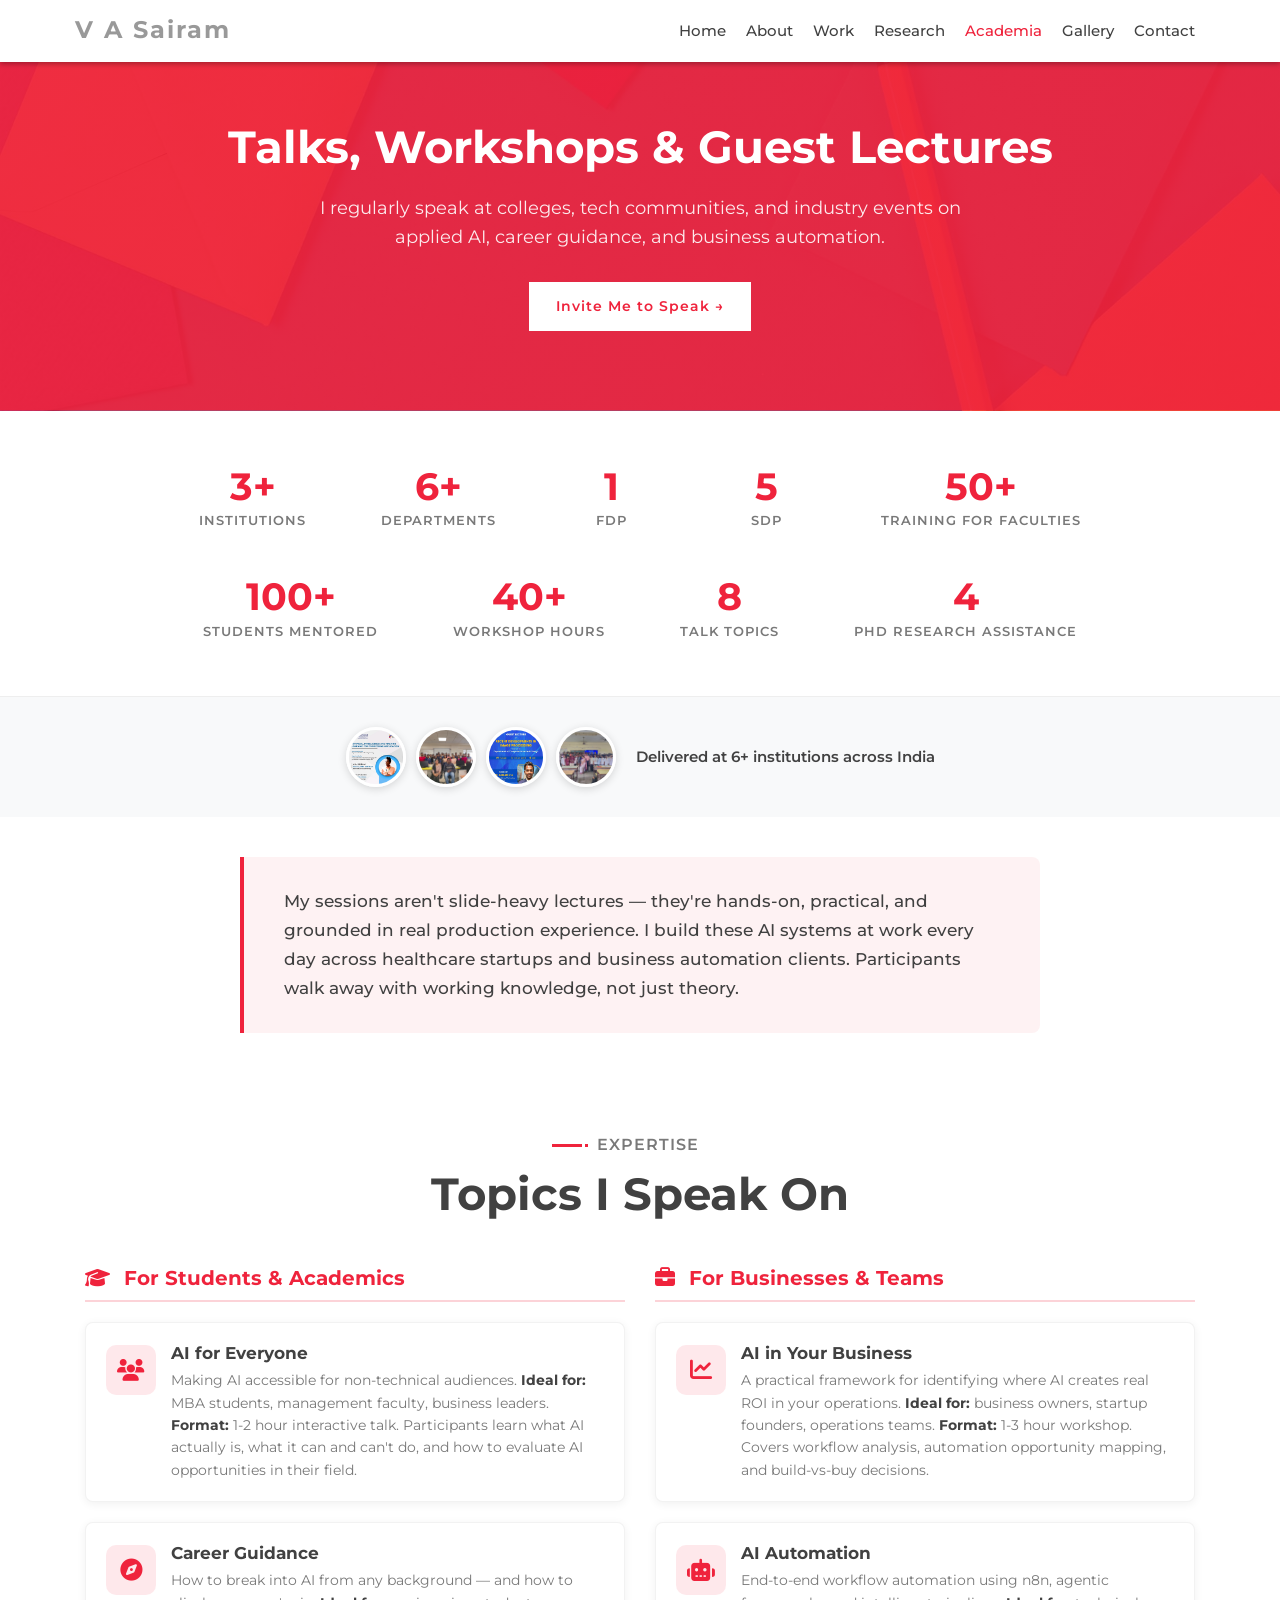
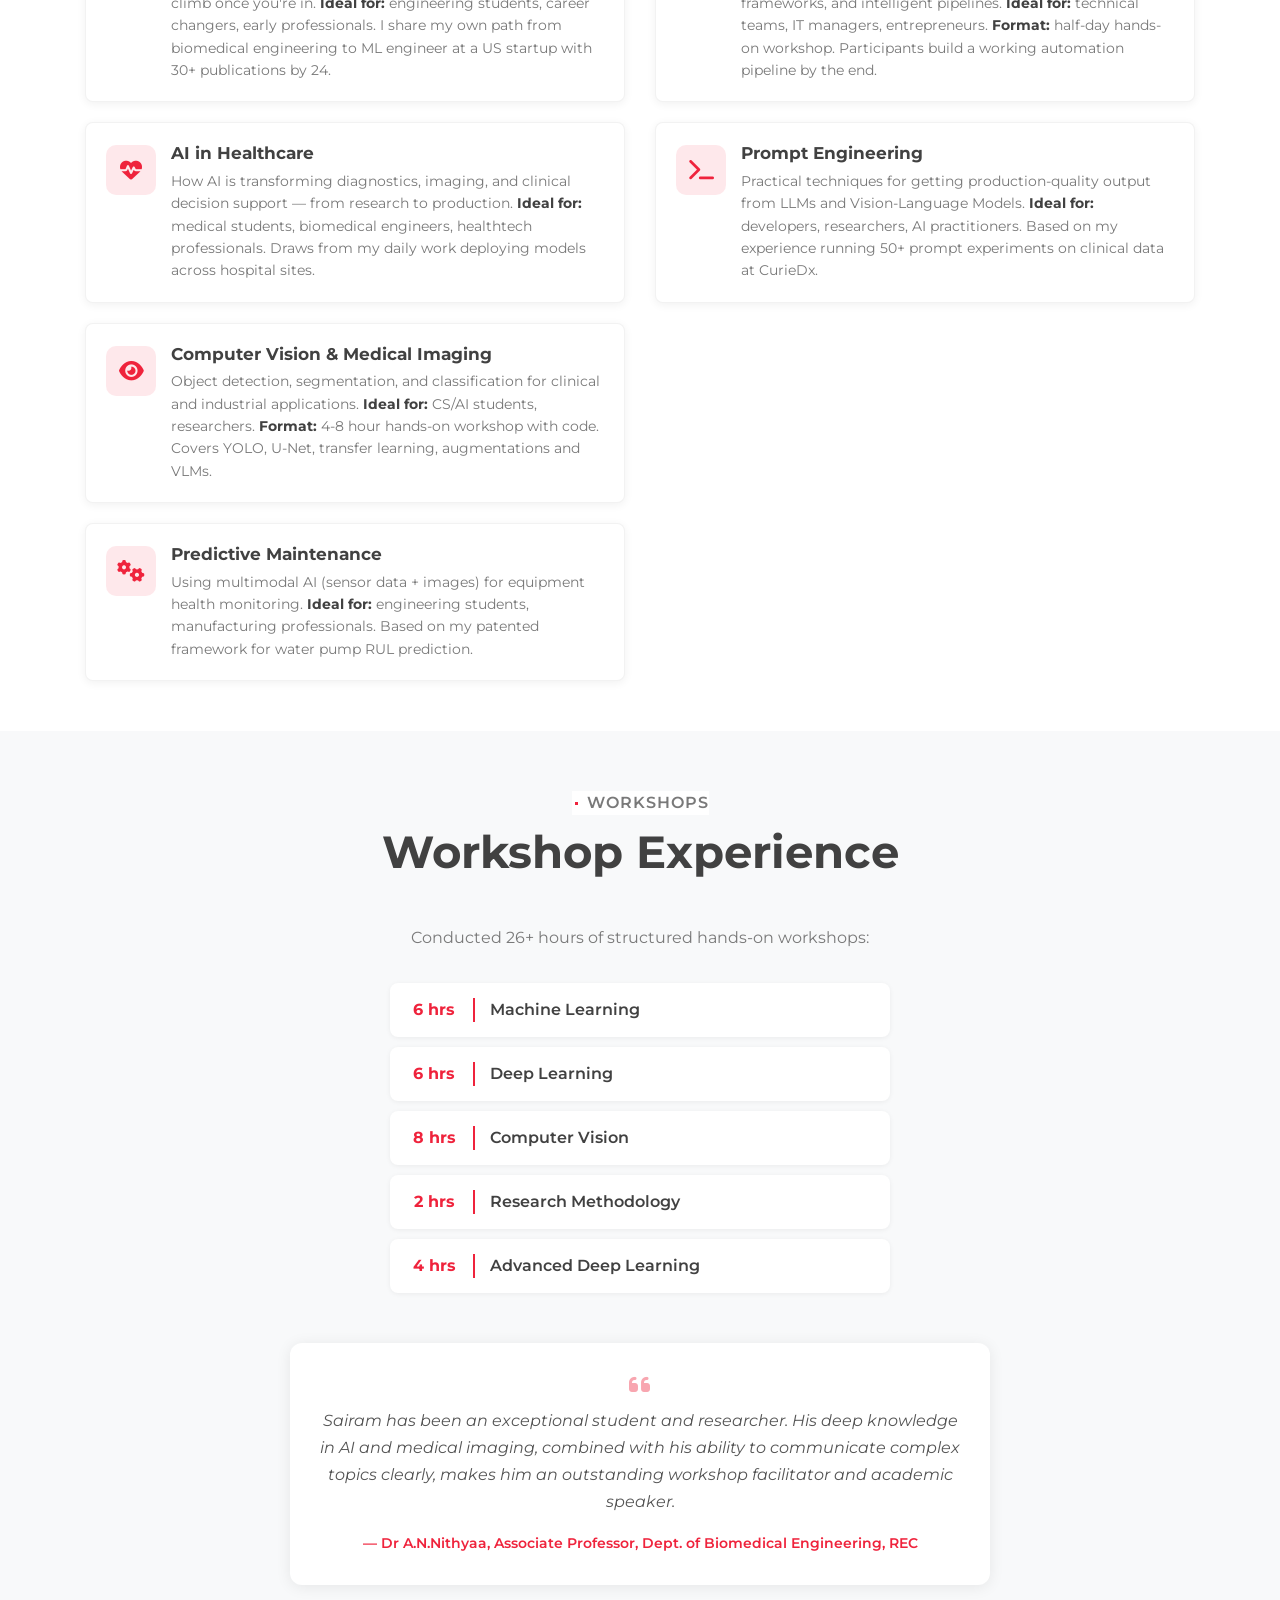
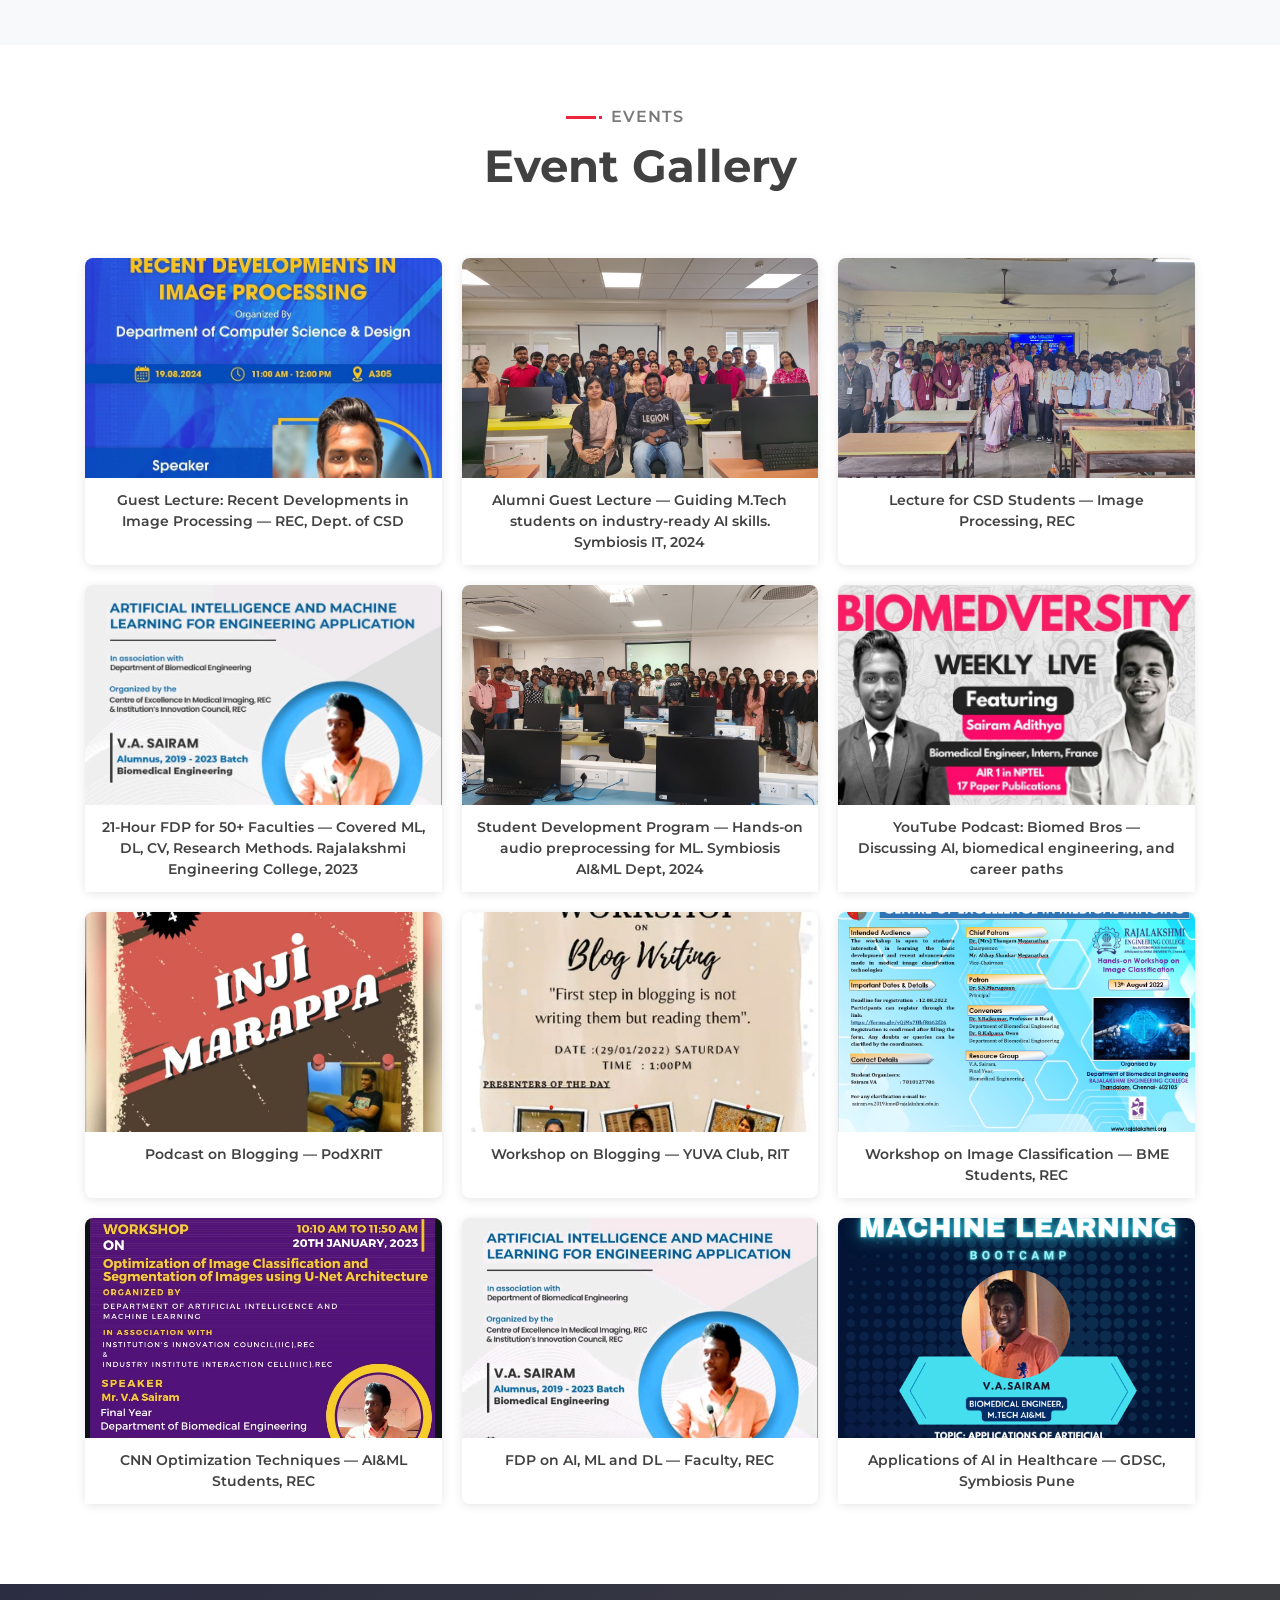
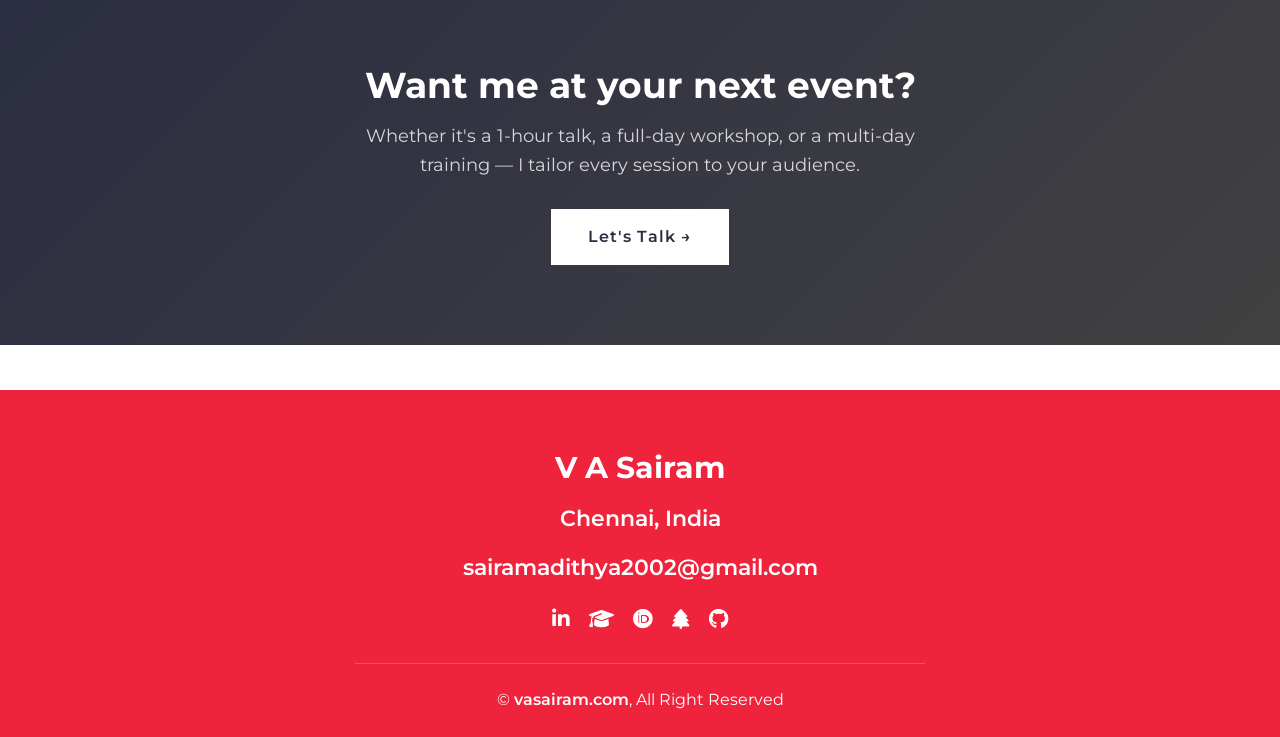
<file: academia.html>
<!DOCTYPE html>
<html lang="en">
    <head>
        <meta charset="utf-8">
        <title>Academia — V A Sairam | Talks, Workshops &amp; Guest Lectures</title>
        <meta content="width=device-width, initial-scale=1.0" name="viewport">
        <meta content="V A Sairam — Academic talks, workshops, guest lectures on AI, ML, healthcare, business automation. 26+ hours of structured workshops. Available for speaking engagements." name="description">

        <!-- Favicon -->
        <link href="img/favicon.svg" rel="icon" type="image/svg+xml">

        <!-- Google Font -->
        <link href="https://fonts.googleapis.com/css2?family=Montserrat:wght@300;400;500;600;700&display=swap" rel="stylesheet">

        <!-- CSS Libraries -->
        <link href="https://stackpath.bootstrapcdn.com/bootstrap/4.4.1/css/bootstrap.min.css" rel="stylesheet">
        <link href="https://cdnjs.cloudflare.com/ajax/libs/font-awesome/6.5.0/css/all.min.css" rel="stylesheet">
        <link href="lib/animate/animate.min.css" rel="stylesheet">
        <link href="lib/owlcarousel/assets/owl.carousel.min.css" rel="stylesheet">
        <link href="lib/lightbox/css/lightbox.min.css" rel="stylesheet">

        <!-- Template Stylesheet -->
        <link href="css/style.css" rel="stylesheet">
    </head>

    <body>
        <!-- Nav Bar Start -->
        <div class="navbar navbar-expand-lg bg-light navbar-light nav-sticky">
            <div class="container-fluid">
                <a href="index.html" class="navbar-brand logo-animated">
                    <span class="logo-v">V</span> <span class="logo-a">A</span> <span class="logo-sairam">Sairam</span>
                </a>
                <button type="button" class="navbar-toggler" data-toggle="collapse" data-target="#navbarCollapse">
                    <span class="navbar-toggler-icon"></span>
                </button>
                <div class="collapse navbar-collapse justify-content-between" id="navbarCollapse">
                    <div class="navbar-nav ml-auto">
                        <a href="index.html#home" class="nav-item nav-link">Home</a>
                        <a href="index.html#about" class="nav-item nav-link">About</a>
                        <a href="index.html#experience" class="nav-item nav-link">Work</a>
                        <a href="index.html#research" class="nav-item nav-link">Research</a>
                        <a href="academia.html" class="nav-item nav-link active">Academia</a>
                        <a href="index.html#gallery" class="nav-item nav-link">Gallery</a>
                        <a href="index.html#contact" class="nav-item nav-link">Contact</a>
                    </div>
                </div>
            </div>
        </div>
        <!-- Nav Bar End -->

        <!-- Header Section Start -->
        <div class="academia-hero">
            <div class="container text-center">
                <h1>Talks, Workshops &amp; Guest Lectures</h1>
                <p class="academia-hero-subtitle">I regularly speak at colleges, tech communities, and industry events on applied AI, career guidance, and business automation.</p>
                <a class="btn" href="index.html#contact">Invite Me to Speak &rarr;</a>
            </div>
        </div>
        <!-- Header Section End -->

        <!-- Stats Counter Start -->
        <div class="stats-counter">
            <div class="container">
                <div class="stats-row">
                    <div class="stat-item">
                        <div class="stat-number">3+</div>
                        <div class="stat-label">Institutions</div>
                    </div>
                    <div class="stat-item">
                        <div class="stat-number">6+</div>
                        <div class="stat-label">Departments</div>
                    </div>
                    <div class="stat-item">
                        <div class="stat-number">1</div>
                        <div class="stat-label">FDP</div>
                    </div>
                    <div class="stat-item">
                        <div class="stat-number">5</div>
                        <div class="stat-label">SDP</div>
                    </div>
                    <div class="stat-item">
                        <div class="stat-number">50+</div>
                        <div class="stat-label">Training for Faculties</div>
                    </div>
                    <div class="stat-item">
                        <div class="stat-number">100+</div>
                        <div class="stat-label">Students Mentored</div>
                    </div>
                    <div class="stat-item">
                        <div class="stat-number">40+</div>
                        <div class="stat-label">Workshop Hours</div>
                    </div>
                    <div class="stat-item">
                        <div class="stat-number">8</div>
                        <div class="stat-label">Talk Topics</div>
                    </div>
                    <div class="stat-item">
                        <div class="stat-number">4</div>
                        <div class="stat-label">PhD Research Assistance</div>
                    </div>
                </div>
            </div>
        </div>
        <!-- Stats Counter End -->

        <!-- Social Proof Strip Start -->
        <div class="social-proof-strip">
            <div class="container">
                <div class="proof-row">
                    <div class="proof-thumbnails">
                        <img src="img/fdp-aiml.jpg" alt="FDP AI&ML" loading="lazy">
                        <img src="img/symbi-alumni-lecture.jpeg" alt="Alumni Lecture" loading="lazy">
                        <img src="img/guest-lecture-image-processing.png" alt="Guest Lecture" loading="lazy">
                        <img src="img/csd-image-processing-lecture.jpeg" alt="CSD Lecture" loading="lazy">
                    </div>
                    <p class="proof-label">Delivered at 6+ institutions across India</p>
                </div>
            </div>
        </div>
        <!-- Social Proof Strip End -->

        <!-- Positioning Statement Start -->
        <div class="positioning-statement">
            <div class="container">
                <div class="positioning-block">
                    <p>My sessions aren't slide-heavy lectures — they're hands-on, practical, and grounded in real production experience. I build these AI systems at work every day across healthcare startups and business automation clients. Participants walk away with working knowledge, not just theory.</p>
                </div>
            </div>
        </div>
        <!-- Positioning Statement End -->

        <!-- Topics Section Start -->
        <div class="academia-topics">
            <div class="container">
                <div class="section-header text-center">
                    <p>Expertise</p>
                    <h2>Topics I Speak On</h2>
                </div>
                <div class="row">
                    <!-- Left Column: For Students & Academics -->
                    <div class="col-lg-6">
                        <h3 class="topic-column-header"><i class="fas fa-graduation-cap"></i> For Students &amp; Academics</h3>
                        <div class="topic-card">
                            <div class="topic-icon"><i class="fas fa-users"></i></div>
                            <div class="topic-text">
                                <h3>AI for Everyone</h3>
                                <p>Making AI accessible for non-technical audiences. <strong>Ideal for:</strong> MBA students, management faculty, business leaders. <strong>Format:</strong> 1-2 hour interactive talk. Participants learn what AI actually is, what it can and can't do, and how to evaluate AI opportunities in their field.</p>
                            </div>
                        </div>
                        <div class="topic-card">
                            <div class="topic-icon"><i class="fas fa-compass"></i></div>
                            <div class="topic-text">
                                <h3>Career Guidance</h3>
                                <p>How to break into AI from any background — and how to climb once you're in. <strong>Ideal for:</strong> engineering students, career changers, early professionals. I share my own path from biomedical engineering to ML engineer at a US startup with 30+ publications by 24.</p>
                            </div>
                        </div>
                        <div class="topic-card">
                            <div class="topic-icon"><i class="fas fa-heartbeat"></i></div>
                            <div class="topic-text">
                                <h3>AI in Healthcare</h3>
                                <p>How AI is transforming diagnostics, imaging, and clinical decision support — from research to production. <strong>Ideal for:</strong> medical students, biomedical engineers, healthtech professionals. Draws from my daily work deploying models across hospital sites.</p>
                            </div>
                        </div>
                        <div class="topic-card">
                            <div class="topic-icon"><i class="fas fa-eye"></i></div>
                            <div class="topic-text">
                                <h3>Computer Vision &amp; Medical Imaging</h3>
                                <p>Object detection, segmentation, and classification for clinical and industrial applications. <strong>Ideal for:</strong> CS/AI students, researchers. <strong>Format:</strong> 4-8 hour hands-on workshop with code. Covers YOLO, U-Net, transfer learning, augmentations and VLMs.</p>
                            </div>
                        </div>
                        <div class="topic-card">
                            <div class="topic-icon"><i class="fas fa-cogs"></i></div>
                            <div class="topic-text">
                                <h3>Predictive Maintenance</h3>
                                <p>Using multimodal AI (sensor data + images) for equipment health monitoring. <strong>Ideal for:</strong> engineering students, manufacturing professionals. Based on my patented framework for water pump RUL prediction.</p>
                            </div>
                        </div>
                    </div>
                    <!-- Right Column: For Businesses & Teams -->
                    <div class="col-lg-6">
                        <h3 class="topic-column-header"><i class="fas fa-briefcase"></i> For Businesses &amp; Teams</h3>
                        <div class="topic-card">
                            <div class="topic-icon"><i class="fas fa-chart-line"></i></div>
                            <div class="topic-text">
                                <h3>AI in Your Business</h3>
                                <p>A practical framework for identifying where AI creates real ROI in your operations. <strong>Ideal for:</strong> business owners, startup founders, operations teams. <strong>Format:</strong> 1-3 hour workshop. Covers workflow analysis, automation opportunity mapping, and build-vs-buy decisions.</p>
                            </div>
                        </div>
                        <div class="topic-card">
                            <div class="topic-icon"><i class="fas fa-robot"></i></div>
                            <div class="topic-text">
                                <h3>AI Automation</h3>
                                <p>End-to-end workflow automation using n8n, agentic frameworks, and intelligent pipelines. <strong>Ideal for:</strong> technical teams, IT managers, entrepreneurs. <strong>Format:</strong> half-day hands-on workshop. Participants build a working automation pipeline by the end.</p>
                            </div>
                        </div>
                        <div class="topic-card">
                            <div class="topic-icon"><i class="fas fa-terminal"></i></div>
                            <div class="topic-text">
                                <h3>Prompt Engineering</h3>
                                <p>Practical techniques for getting production-quality output from LLMs and Vision-Language Models. <strong>Ideal for:</strong> developers, researchers, AI practitioners. Based on my experience running 50+ prompt experiments on clinical data at CurieDx.</p>
                            </div>
                        </div>
                    </div>
                </div>
            </div>
        </div>
        <!-- Topics Section End -->

        <!-- Workshop Experience Start -->
        <div class="workshop-experience">
            <div class="container">
                <div class="section-header text-center">
                    <p>Workshops</p>
                    <h2>Workshop Experience</h2>
                </div>
                <p class="text-center" style="font-size: 16px; color: #797979; max-width: 700px; margin: 0 auto 30px; line-height: 1.8;">
                    Conducted 26+ hours of structured hands-on workshops:
                </p>
                <div class="row justify-content-center">
                    <div class="col-lg-8">
                        <div class="workshop-list">
                            <div class="workshop-item">
                                <div class="workshop-hours">6 hrs</div>
                                <div class="workshop-name">Machine Learning</div>
                            </div>
                            <div class="workshop-item">
                                <div class="workshop-hours">6 hrs</div>
                                <div class="workshop-name">Deep Learning</div>
                            </div>
                            <div class="workshop-item">
                                <div class="workshop-hours">8 hrs</div>
                                <div class="workshop-name">Computer Vision</div>
                            </div>
                            <div class="workshop-item">
                                <div class="workshop-hours">2 hrs</div>
                                <div class="workshop-name">Research Methodology</div>
                            </div>
                            <div class="workshop-item">
                                <div class="workshop-hours">4 hrs</div>
                                <div class="workshop-name">Advanced Deep Learning</div>
                            </div>
                        </div>
                    </div>
                </div>
                <!-- Testimonial Quote -->
                <div class="workshop-testimonial">
                    <blockquote>
                        <i class="fas fa-quote-left"></i>
                        <p>Sairam has been an exceptional student and researcher. His deep knowledge in AI and medical imaging, combined with his ability to communicate complex topics clearly, makes him an outstanding workshop facilitator and academic speaker.</p>
                        <cite>— Dr A.N.Nithyaa, Associate Professor, Dept. of Biomedical Engineering, REC</cite>
                    </blockquote>
                </div>
            </div>
        </div>
        <!-- Workshop Experience End -->

        <!-- Event Gallery Start -->
        <div class="event-gallery">
            <div class="container">
                <div class="section-header text-center">
                    <p>Events</p>
                    <h2>Event Gallery</h2>
                </div>
                <div class="gallery-grid">
                    <div class="gallery-item">
                        <img src="img/guest-lecture-image-processing.png" alt="Guest Lecture" loading="lazy">
                        <div class="caption">Guest Lecture: Recent Developments in Image Processing — REC, Dept. of CSD</div>
                    </div>
                    <div class="gallery-item">
                        <img src="img/symbi-alumni-lecture.jpeg" alt="Alumni Talk" loading="lazy">
                        <div class="caption">Alumni Guest Lecture — Guiding M.Tech students on industry-ready AI skills. Symbiosis IT, 2024</div>
                    </div>
                    <div class="gallery-item">
                        <img src="img/csd-image-processing-lecture.jpeg" alt="CSD Lecture" loading="lazy">
                        <div class="caption">Lecture for CSD Students — Image Processing, REC</div>
                    </div>
                    <div class="gallery-item">
                        <img src="img/fdp-aiml.jpg" alt="FDP AI&ML" loading="lazy">
                        <div class="caption">21-Hour FDP for 50+ Faculties — Covered ML, DL, CV, Research Methods. Rajalakshmi Engineering College, 2023</div>
                    </div>
                    <div class="gallery-item">
                        <img src="img/sdp-audio-processing.jpg" alt="SDP Audio" loading="lazy">
                        <div class="caption">Student Development Program — Hands-on audio preprocessing for ML. Symbiosis AI&amp;ML Dept, 2024</div>
                    </div>
                    <div class="gallery-item">
                        <img src="img/my-podcast.jpg" alt="Podcast" loading="lazy">
                        <div class="caption">YouTube Podcast: Biomed Bros — Discussing AI, biomedical engineering, and career paths</div>
                    </div>
                    <div class="gallery-item">
                        <img src="img/brochure-1.jpg" alt="Podcast Brochure" loading="lazy">
                        <div class="caption">Podcast on Blogging — PodXRIT</div>
                    </div>
                    <div class="gallery-item">
                        <img src="img/brochure-2.png" alt="Workshop Brochure" loading="lazy">
                        <div class="caption">Workshop on Blogging — YUVA Club, RIT</div>
                    </div>
                    <div class="gallery-item">
                        <img src="img/brochure-3.png" alt="Workshop Brochure" loading="lazy">
                        <div class="caption">Workshop on Image Classification — BME Students, REC</div>
                    </div>
                    <div class="gallery-item">
                        <img src="img/brochure-4.jpg" alt="CNN Brochure" loading="lazy">
                        <div class="caption">CNN Optimization Techniques — AI&amp;ML Students, REC</div>
                    </div>
                    <div class="gallery-item">
                        <img src="img/brochure-5.jpg" alt="FDP Brochure" loading="lazy">
                        <div class="caption">FDP on AI, ML and DL — Faculty, REC</div>
                    </div>
                    <div class="gallery-item">
                        <img src="img/brochure-6.png" alt="GDSC Talk" loading="lazy">
                        <div class="caption">Applications of AI in Healthcare — GDSC, Symbiosis Pune</div>
                    </div>
                </div>
            </div>
        </div>
        <!-- Event Gallery End -->

        <!-- Closing CTA Start -->
        <div class="closing-cta">
            <div class="container text-center">
                <h2>Want me at your next event?</h2>
                <p>Whether it's a 1-hour talk, a full-day workshop, or a multi-day training — I tailor every session to your audience.</p>
                <a class="btn" href="index.html#contact">Let's Talk &rarr;</a>
            </div>
        </div>
        <!-- Closing CTA End -->

        <!-- Footer Start -->
        <div class="footer wow fadeIn" data-wow-delay="0.3s">
            <div class="container-fluid">
                <div class="container">
                    <div class="footer-info">
                        <h2>V A Sairam</h2>
                        <h3>Chennai, India</h3>
                        <div class="footer-menu">
                            <p>sairamadithya2002@gmail.com</p>
                        </div>
                        <div class="footer-social">
                            <a href="https://www.linkedin.com/in/sairamadithya/" target="_blank"><i class="fab fa-linkedin-in"></i></a>
                            <a href="https://scholar.google.com/citations?user=adjGK0oAAAAJ&hl=en&oi=ao" target="_blank"><i class="fas fa-graduation-cap"></i></a>
                            <a href="https://orcid.org/0000-0003-0550-8244" target="_blank"><i class="fab fa-orcid"></i></a>
                            <a href="https://linktr.ee/sairamadithya" target="_blank"><i class="fas fa-tree"></i></a>
                            <a href="https://github.com/sairamadithya" target="_blank"><i class="fab fa-github"></i></a>
                        </div>
                    </div>
                </div>
                <div class="container copyright">
                    <p>&copy; <a href="#">vasairam.com</a>, All Right Reserved</p>
                </div>
            </div>
        </div>
        <!-- Footer End -->

        <a href="#" class="btn back-to-top"><i class="fa fa-chevron-up"></i></a>

        <!-- JavaScript Libraries -->
        <script src="https://code.jquery.com/jquery-3.4.1.min.js"></script>
        <script src="https://stackpath.bootstrapcdn.com/bootstrap/4.4.1/js/bootstrap.bundle.min.js"></script>
        <script src="lib/easing/easing.min.js"></script>
        <script src="lib/wow/wow.min.js"></script>
        <script src="lib/waypoints/waypoints.min.js"></script>
        <script src="lib/lightbox/js/lightbox.min.js"></script>

        <script>
            // Init WOW.js
            new WOW().init();

            // Back to top
            $(window).scroll(function () {
                if ($(this).scrollTop() > 200) {
                    $('.back-to-top').fadeIn('slow');
                } else {
                    $('.back-to-top').fadeOut('slow');
                }
            });
            $('.back-to-top').click(function () {
                $('html, body').animate({scrollTop: 0}, 1500, 'easeInOutExpo');
                return false;
            });

            // Click-to-expand lightbox for gallery images
            $(document).on('click', '.gallery-item img', function (e) {
                e.stopPropagation();
                var src = $(this).attr('src');
                var overlay = $('<div class="image-lightbox-overlay"><img src="' + src + '" alt="Expanded view"></div>');
                $('body').append(overlay);
                $('body').css('overflow', 'hidden');
            });

            $(document).on('click', '.image-lightbox-overlay', function () {
                $(this).remove();
                $('body').css('overflow', '');
            });

            $(document).on('keydown', function (e) {
                if (e.key === 'Escape') {
                    $('.image-lightbox-overlay').remove();
                    $('body').css('overflow', '');
                }
            });
        </script>
    </body>
</html>
</file>
<file: css/style.css>
/*******************************/
/********* General CSS *********/
/*******************************/
body {
    color: #797979;
    background: #ffffff;
    font-family: 'Montserrat', sans-serif;
}

h1,
h2,
h3,
h4,
h5,
h6 {
    color: #414141;
}

a {
    color: #313131;
    transition: .3s;
}

a:hover,
a:active,
a:focus {
    color: #EF233C;
    outline: none;
    text-decoration: none;
}

.btn:focus,
.form-control:focus {
    box-shadow: none;
}

.container-fluid {
    max-width: 1366px;
}

.btn {
    padding: 12px 25px;
    font-size: 14px;
    font-weight: 600;
    letter-spacing: 1px;
    color: #ffffff;
    background: #EF233C;
    border: 2px solid transparent;
    border-radius: 0;
    box-shadow: inset 0 0 0 50px #EF233C;
    transition: ease-out 0.3s;
    -webkit-transition: ease-out 0.3s;
    -moz-transition: ease-out 0.3s;
}

.btn:hover {
    color: #EF233C;
    background: transparent;
    box-shadow: inset 0 0 0 0 #EF233C;
    border-color: #EF233C;
}

.btn-ghost {
    color: #EF233C;
    background: transparent;
    border: 2px solid #EF233C;
    box-shadow: none;
}

.btn-ghost:hover {
    color: #ffffff;
    background: #EF233C;
    box-shadow: inset 0 0 0 50px #EF233C;
    border-color: #EF233C;
}

#loader {
    position: fixed;
    top: 0;
    right: 0;
    bottom: 0;
    left: 0;
    display: flex;
    align-items: center;
    justify-content: center;
    background: #ffffff;
    opacity: 0;
    visibility: hidden;
    -webkit-transition: opacity .3s ease-out, visibility 0s linear .3s;
    -o-transition: opacity .3s ease-out, visibility 0s linear .3s;
    transition: opacity .3s ease-out, visibility 0s linear .3s;
    z-index: 999;
}

#loader.show {
    -webkit-transition: opacity .6s ease-out, visibility 0s linear 0s;
    -o-transition: opacity .6s ease-out, visibility 0s linear 0s;
    transition: opacity .6s ease-out, visibility 0s linear 0s;
    visibility: visible;
    opacity: 1;
}

#loader .loader {
    position: relative;
    width: 45px;
    height: 45px;
    border: 5px solid #dddddd;
    border-top: 5px solid #EF233C;
    border-radius: 50%;
    -webkit-animation: spin 2s linear infinite;
    animation: spin 2s linear infinite;
}

@-webkit-keyframes spin {
    0% { -webkit-transform: rotate(0deg); }
    100% { -webkit-transform: rotate(360deg); }
}

@keyframes spin {
    0% { transform: rotate(0deg); }
    100% { transform: rotate(360deg); }
}

.back-to-top {
    position: fixed;
    display: none;
    width: 44px;
    height: 44px;
    padding: 8px 0;
    text-align: center;
    line-height: 1;
    font-size: 22px;
    right: 15px;
    bottom: 15px;
    z-index: 9;
}

.back-to-top i {
    color: #ffffff;
}

.back-to-top:hover i {
    color: #414141;
}


/**********************************/
/*********** Nav Bar CSS **********/
/**********************************/
.navbar {
    position: relative;
    transition: .5s;
    z-index: 999;
}

.navbar.nav-sticky {
    position: fixed;
    top: 0;
    width: 100%;
    box-shadow: 0 2px 5px rgba(0, 0, 0, .3);
}

.navbar .navbar-brand {
    margin: 0;
    font-size: 24px;
    line-height: 0px;
    font-weight: 700;
    letter-spacing: 2px;
    transition: .5s;
}

.navbar .navbar-brand img {
    max-width: 100%;
    max-height: 40px;
}

.navbar .dropdown-menu {
    margin-top: 0;
    border: 0;
    border-radius: 0;
    background: #f8f9fa;
}

/* Logo single gray color */
.navbar-brand .logo-v,
.navbar-brand .logo-a,
.navbar-brand .logo-sairam {
    color: #999999;
}

/* Logo shimmer animation */
@keyframes logo-glow {
    0%, 100% { text-shadow: 0 0 5px rgba(153, 153, 153, 0.0); }
    50% { text-shadow: 0 0 15px rgba(153, 153, 153, 0.4), 0 0 30px rgba(153, 153, 153, 0.2); }
}

.logo-animated {
    animation: logo-glow 3s ease-in-out 1;
}

/* Sticky navbar logo colors */
.navbar.nav-sticky .navbar-brand .logo-v,
.navbar.nav-sticky .navbar-brand .logo-a,
.navbar.nav-sticky .navbar-brand .logo-sairam {
    color: #999999;
}

@media (min-width: 992px) {
    .navbar {
        position: absolute;
        width: 100%;
        padding: 30px 60px;
        background: transparent !important;
        border-bottom: 1px dashed rgba(256, 256, 256, .2);
        z-index: 9;
    }

    .navbar.nav-sticky {
        padding: 10px 60px;
        background: #ffffff !important;
    }

    .navbar .navbar-brand {
        color: #ffffff;
    }

    .navbar.nav-sticky .navbar-brand {
        color: #999999;
    }

    .navbar-light .navbar-nav .nav-link,
    .navbar-light .navbar-nav .nav-link:focus {
        padding: 10px 10px 8px 10px;
        color: #ffffff;
        font-size: 15px;
        font-weight: 500;
    }

    .navbar-light.nav-sticky .navbar-nav .nav-link,
    .navbar-light.nav-sticky .navbar-nav .nav-link:focus {
        color: #414141;
    }

    .navbar-light .navbar-nav .nav-link:hover,
    .navbar-light .navbar-nav .nav-link.active {
        color: #111111;
    }

    .navbar-light.nav-sticky .navbar-nav .nav-link:hover,
    .navbar-light.nav-sticky .navbar-nav .nav-link.active {
        color: #EF233C;
    }
}

@media (max-width: 991.98px) {
    .navbar {
        padding: 15px;
        background: #ffffff !important;
    }

    .navbar .navbar-brand {
        color: #999999;
    }

    .navbar .navbar-brand .logo-v,
    .navbar .navbar-brand .logo-a,
    .navbar .navbar-brand .logo-sairam {
        color: #999999;
    }

    .navbar .navbar-nav {
        margin-top: 15px;
    }

    .navbar a.nav-link {
        padding: 5px;
    }

    .navbar .dropdown-menu {
        box-shadow: none;
    }
}


/*******************************/
/********** Hero CSS ***********/
/*******************************/
.hero {
    position: relative;
    width: 100%;
    margin-bottom: 80px;
    padding: 120px 0 0 0;
    overflow: hidden;
    background: linear-gradient(rgba(239, 35, 60, .95), rgba(239, 35, 60, .95)), url(../img/hero-bg.jpg);
    background-position: center;
    background-repeat: no-repeat;
    background-size: cover;
}

.hero .container-fluid {
    padding: 0;
}

.hero .hero-image {
    position: relative;
    text-align: right;
    padding-right: 75px;
}

.hero .hero-content {
    position: relative;
    padding-left: 75px;
    display: flex;
    align-items: flex-start;
    justify-content: center;
    flex-direction: column;
}

.hero .hero-text p {
    color: #ffffff;
    font-size: 25px;
    font-weight: 600;
    margin-bottom: 15px;
}

.hero .hero-text h1 {
    color: #ffffff;
    font-size: 60px;
    font-weight: 700;
    letter-spacing: 3px;
    margin-bottom: 15px;
}

.hero .hero-text h2 {
    display: inline-block;
    margin: 0;
    height: 35px;
    color: #ffffff;
    font-size: 35px;
    font-weight: 600;
}

.hero .hero-text .typed-text {
    display: none;
}

.hero .hero-text .typed-cursor {
    font-size: 35px;
    font-weight: 300;
    color: #ffffff;
}

.hero .hero-text .hero-subtitle {
    font-size: 22px;
    font-weight: 400;
    color: rgba(255, 255, 255, 0.9);
    margin-top: 20px;
    margin-bottom: 0;
    line-height: 1.5;
}

.hero .hero-btn .btn {
    margin-top: 35px;
    color: #EF233C;
    background: #ffffff;
    box-shadow: inset 0 0 0 50px #ffffff;
}

.hero .hero-btn .btn:hover {
    color: #ffffff;
    background: transparent;
    box-shadow: inset 0 0 0 0 #ffffff;
    border-color: #ffffff;
}

.hero .hero-btn .btn:first-child {
    margin-right: 10px;
}

/* Flip Card */
.flip-card {
    perspective: 1000px;
    width: 90%;
    max-width: 550px;
    height: 550px;
    margin-left: auto;
}

.flip-card-inner {
    position: relative;
    width: 100%;
    height: 100%;
    transition: transform 0.8s cubic-bezier(0.4, 0, 0.2, 1);
    transform-style: preserve-3d;
}

.flip-card-inner.flipped {
    transform: rotateY(180deg);
}

.flip-card-front,
.flip-card-back {
    position: absolute;
    width: 100%;
    height: 100%;
    backface-visibility: hidden;
    border-radius: 12px;
    overflow: hidden;
}

.flip-card-back {
    transform: rotateY(180deg);
}

.flip-card-front img,
.flip-card-back img {
    width: 100%;
    height: 100%;
    object-fit: cover;
}

@media (max-width: 991.98px) {
    .hero {
        padding-top: 60px;
    }

    .hero .hero-content {
        padding: 0 15px;
    }

    .hero .hero-text p {
        font-size: 20px;
    }

    .hero .hero-text h1 {
        font-size: 45px;
    }

    .hero .hero-text h2 {
        font-size: 25px;
        height: 25px;
    }

    .hero .hero-text .hero-subtitle {
        font-size: 16px;
    }

    .hero .hero-btn .btn {
        padding: 12px 30px;
        letter-spacing: 1px;
    }
}

@media (max-width: 767.98px) {
    .hero {
        padding-top: 60px;
        padding-bottom: 60px;
    }

    .hero,
    .hero .hero-text,
    .hero .hero-btn {
        width: 100%;
        text-align: center;
    }

    .hero .hero-text p {
        font-size: 18px;
    }

    .hero .hero-text h1 {
        font-size: 35px;
    }

    .hero .hero-text h2 {
        font-size: 22px;
        height: 22px;
    }

    .hero .hero-text .hero-subtitle {
        font-size: 15px;
    }

    .hero .hero-btn .btn {
        padding: 10px 15px;
        letter-spacing: 1px;
    }
}

@media (max-width: 575.98px) {
    .hero .hero-text p {
        font-size: 16px;
    }

    .hero .hero-text h1 {
        font-size: 30px;
    }

    .hero .hero-text h2 {
        font-size: 18px;
        height: 18px;
    }

    .hero .hero-text .hero-subtitle {
        font-size: 13px;
    }

    .hero .hero-btn .btn {
        padding: 8px 10px;
        letter-spacing: 0;
    }
}


/*******************************/
/******* Section Header ********/
/*******************************/
.section-header {
    position: relative;
    margin-bottom: 45px;
}

.section-header p {
    display: inline-block;
    margin: 0 30px;
    margin-bottom: 10px;
    padding-left: 15px;
    position: relative;
    font-size: 16px;
    font-weight: 600;
    letter-spacing: 1px;
    text-transform: uppercase;
    background: #ffffff;
}

.section-header p::before {
    position: absolute;
    content: "";
    height: 3px;
    top: 11px;
    right: 0;
    left: -30px;
    background: #EF233C;
    z-index: -1;
}

.section-header p::after {
    position: absolute;
    content: "";
    width: 3px;
    height: 3px;
    top: 11px;
    left: 3px;
    background: #EF233C;
    z-index: 1;
}

.section-header h2 {
    margin: 0;
    position: relative;
    font-size: 45px;
    font-weight: 700;
}

@media (max-width: 767.98px) {
    .section-header h2 {
        font-size: 30px;
    }
}


/*******************************/
/********** About CSS **********/
/*******************************/
.about {
    position: relative;
    width: 100%;
    margin: 0 0 45px 0;
}

.about .col-lg-6 {
    padding: 0;
}

.about .section-header {
    margin-bottom: 30px;
}

.about .about-img {
    position: relative;
    height: 100%;
}

.about .about-img img {
    position: relative;
    width: 100%;
    height: 100%;
    object-fit: cover;
}

.about .about-content {
    padding: 0 60px;
}

.about .about-text p {
    font-size: 16px;
}

.about .skills {
    margin-bottom: 30px;
}

.about .skill-name {
    margin-top: 15px;
}

.about .skill-name p {
    display: inline-block;
    margin-bottom: 5px;
    font-size: 16px;
    font-weight: 400;
}

.about .skill-name p:last-child {
    float: right;
}

.about .progress {
    height: 10px;
    border-radius: 10px;
    background: #dddddd;
}

.about .progress .progress-bar {
    width: 0px;
    background: #EF233C;
    border-radius: 10px;
    transition: 2s;
}

.about .about-text a.btn {
    margin-top: 15px;
}

@media (max-width: 991.98px) {
    .about .about-content {
        padding: 45px 15px 0 15px;
    }
}


/*******************************/
/******* Experience CSS ********/
/*******************************/
.experience {
    position: relative;
    padding: 45px 0 15px 0;
}

.experience .timeline {
    position: relative;
    width: 100%;
}

.experience .timeline::after {
    content: '';
    position: absolute;
    width: 2px;
    background: #EF233C;
    top: 0;
    bottom: 0;
    left: 50%;
    margin-left: -1px;
}

.experience .timeline .timeline-item {
    position: relative;
    background: inherit;
    width: 50%;
    margin-bottom: 30px;
}

.experience .timeline .timeline-item.left {
    left: 0;
    padding-right: 30px;
}

.experience .timeline .timeline-item.right {
    left: 50%;
    padding-left: 30px;
}

.experience .timeline .timeline-item::after {
    content: '';
    position: absolute;
    width: 16px;
    height: 16px;
    top: 48px;
    right: -8px;
    background: #ffffff;
    border: 2px solid #EF233C;
    border-radius: 16px;
    z-index: 1;
}

.experience .timeline .timeline-item.right::after {
    left: -8px;
}

.experience .timeline .timeline-item::before {
  content: '';
  position: absolute;
  width: 0;
  height: 0;
  top: 46px;
  right: 10px;
  z-index: 1;
  border: 10px solid;
  border-color: transparent transparent transparent #dddddd;
}

.experience .timeline .timeline-item.right::before {
  left: 10px;
  border-color: transparent #dddddd transparent transparent;
}

.experience .timeline .timeline-date {
    position: absolute;
    width: 100%;
    top: 44px;
    font-size: 16px;
    font-weight: 600;
    color: #EF233C;
    text-transform: uppercase;
    letter-spacing: 1px;
    z-index: 1;
}

.experience .timeline .timeline-item.left .timeline-date {
    text-align: left;
    left: calc(100% + 55px);
}

.experience .timeline .timeline-item.right .timeline-date {
    text-align: right;
    right: calc(100% + 55px);
}

.experience .timeline .timeline-text {
    padding: 30px;
    background: #ffffff;
    position: relative;
    border-right: 5px solid #dddddd;
    box-shadow: 0 0 60px rgba(0, 0, 0, .08);
}

.experience .timeline .timeline-item.right .timeline-text {
    border-right: none;
    border-left: 5px solid #dddddd;
}

.experience .timeline .timeline-text h2 {
    margin: 0 0 5px 0;
    font-size: 22px;
    font-weight: 600;
}

.experience .timeline .timeline-text h4 {
    margin: 0 0 10px 0;
    font-size: 16px;
    font-style: italic;
    font-weight: 400;
}

.experience .timeline .timeline-text p {
    margin: 0;
    font-size: 16px;
}

@media (max-width: 767.98px) {
    .experience .timeline::after {
        left: 8px;
    }

    .experience .timeline .timeline-item {
        width: 100%;
        padding-left: 38px;
    }

    .experience .timeline .timeline-item.left {
        padding-right: 0;
    }

    .experience .timeline .timeline-item.right {
        left: 0%;
        padding-left: 38px;
    }

    .experience .timeline .timeline-item.left::after,
    .experience .timeline .timeline-item.right::after {
        left: 0;
    }

    .experience .timeline .timeline-item.left::before,
    .experience .timeline .timeline-item.right::before {
        left: 18px;
        border-color: transparent #dddddd transparent transparent;
    }

    .experience .timeline .timeline-item.left .timeline-date,
    .experience .timeline .timeline-item.right .timeline-date {
        position: relative;
        top: 0;
        right: auto;
        left: 0;
        text-align: left;
        margin-bottom: 10px;
    }

    .experience .timeline .timeline-item.left .timeline-text,
    .experience .timeline .timeline-item.right .timeline-text {
        border-right: none;
        border-left: 5px solid #dddddd;
    }
}


/*******************************/
/********* Service CSS *********/
/*******************************/
.service {
    position: relative;
    width: 100%;
    padding: 45px 0 15px 0;
}

.service .service-item {
    position: relative;
    margin-bottom: 30px;
    display: flex;
    align-items: center;
    box-shadow: inset 0 0 0 0 transparent;
    transition: ease-out 0.5s;
}

.service .service-item:hover {
    box-shadow: inset 800px 0 0 0 #EF233C;
}

.service .service-icon {
    position: relative;
    width: 150px;
    min-height: 150px;
    display: flex;
    align-items: center;
    justify-content: center;
    border: 1px solid #EF233C;
    background: #ffffff;
}

.service .service-icon i {
    position: relative;
    font-size: 60px;
    color: #EF233C;
    transition: .3s;
}

.service .service-item:hover i {
    font-size: 75px;
}

.service .service-text {
    position: relative;
    width: calc(100% - 120px);
    padding: 0 30px;
}

.service .service-text h3 {
    margin-bottom: 10px;
    font-size: 20px;
    font-weight: 600;
    transition: 1s;
}

.service .service-text p {
    margin: 0;
    font-size: 16px;
    transition: 1s;
}

.service .service-item:hover .service-text h3,
.service .service-item:hover .service-text p {
    color: #ffffff;
}

@media (max-width: 575.98px) {
    .service .service-text h3 {
        font-size: 16px;
        margin-bottom: 5px;
    }

    .service .service-text p {
        font-size: 14px;
    }
}


/*******************************/
/*********** Team CSS **********/
/*******************************/
.team {
    position: relative;
    width: 100%;
    padding: 45px 0 15px 0;
}

.team .team-item {
    position: relative;
    background: #ffffff;
    margin-bottom: 30px;
    display: flex;
    align-items: center;
    justify-content: flex-start;
    box-shadow: inset 0 0 0 0 transparent;
    transition: ease-out 0.5s;
}

.team .team-img {
    position: relative;
    width: 50%;
    overflow: hidden;
}

.team .team-img img {
    position: relative;
    width: 100%;
    transition: .5s;
}

.team .team-text {
    position: relative;
    width: 50%;
    padding: 0 30px;
}

.team .team-text h2 {
    color: #EF233C;
    font-size: 18px;
    font-weight: 600;
    margin-bottom: 5px;
    transition: 1s;
}

.team .team-text h4 {
    font-size: 14px;
    font-weight: 600;
    margin-bottom: 15px;
    transition: 1s;
}

.team .team-text p {
    margin-bottom: 20px;
    transition: 1s;
}

.team .team-social {
    position: relative;
    display: flex;
    align-items: center;
    justify-content: flex-start;
}

.team .team-social a.btn {
    width: 35px;
    height: 35px;
    padding: 0;
    display: flex;
    align-items: center;
    justify-content: center;
    font-size: 14px;
    font-weight: normal;
    margin-right: 5px;
}

.team .team-item:hover {
    box-shadow: inset 800px 0 0 0 #EF233C;
}

.team .team-item:hover .team-img img {
    transform: scale(1.2);
}

.team .team-item:hover .team-text h2,
.team .team-item:hover .team-text h4,
.team .team-item:hover .team-text p {
    color: #ffffff;
}

.team .team-item:hover .team-social a.btn {
    background: #ffffff;
}

.team .team-item:hover .team-social a.btn:hover {
    border-color: #ffffff;
}

@media(max-width: 575.98px) {
    .team .team-text {
        padding: 0 15px;
    }

    .team .team-text h2 {
        font-size: 16px;
        margin-bottom: 0;
    }

    .team .team-text h4 {
        margin-bottom: 5px;
    }

    .team .team-text p {
        font-size: 14px;
        line-height: 18px;
        margin-bottom: 10px;
    }
}


/*******************************/
/******* Testimonial CSS *******/
/*******************************/
.testimonial {
    position: relative;
    margin: 45px 0;
    padding: 90px 0;
    background: #EF233C;
}

.testimonial .container {
    max-width: 900px;
}

.testimonial .section-header {
    margin-bottom: 20px;
}

.testimonial .section-header p::before,
.testimonial .section-header p::after {
    background: #ffffff;
}

.testimonial .testimonial-icon {
    margin-bottom: 45px;
    text-align: center;
}

.testimonial .testimonial-icon i {
    font-size: 60px;
    color: rgba(256, 256, 256, .5);
}

.testimonial .testimonial-item {
    position: relative;
    margin: 0 15px;
    text-align: center;
}

.testimonial .testimonial-img {
    position: relative;
    margin-bottom: 15px;
    z-index: 1;
}

.testimonial .testimonial-item img {
    margin: 0 auto;
    width: 120px;
    padding: 10px;
    border: 5px dotted #ffffff;
    border-radius: 100px;
}

.testimonial .testimonial-text {
    position: relative;
    margin-top: -70px;
    padding: 65px 35px 30px 35px;
    text-align: center;
    background: #ffffff;
    border-radius: 500px;
}

.testimonial .testimonial-item p {
    font-size: 18px;
    font-style: italic;
}

.testimonial .testimonial-text h3 {
    color: #EF233C;
    font-size: 18px;
    font-weight: 600;
    margin-bottom: 10px;
}

.testimonial .testimonial-text h4 {
    color: #666666;
    font-size: 14px;
    margin-bottom: 0;
}

.testimonial .owl-dots {
    margin-top: 15px;
    text-align: center;
}

.testimonial .owl-dot {
    display: inline-block;
    margin: 0 5px;
    width: 12px;
    height: 12px;
    border-radius: 50%;
    background: rgba(256, 256, 256, .5);
}

.testimonial .owl-dot.active {
    background: #ffffff;
}

.testimonial .owl-nav {
    position: absolute;
    top: 50%;
    width: calc(100% + 80px);
    left: -40px;
    display: flex;
    justify-content: space-between;
    pointer-events: none;
    transform: translateY(-50%);
    padding: 0;
}

.testimonial .owl-nav button {
    pointer-events: auto;
    width: 55px;
    height: 55px;
    background: rgba(255, 255, 255, 0.25) !important;
    border-radius: 50%;
    display: flex;
    align-items: center;
    justify-content: center;
    transition: .3s;
    border: 2px solid rgba(255, 255, 255, 0.4);
}

.testimonial .owl-nav button:hover {
    background: rgba(255, 255, 255, 0.5) !important;
    border-color: #ffffff;
}

.testimonial .owl-nav button span {
    font-size: 0;
}

.testimonial .owl-nav button i {
    font-size: 26px;
    color: #cccccc;
}

.testimonial .owl-nav button:hover i {
    color: #ffffff;
}


/*******************************/
/********* Contact CSS *********/
/*******************************/
.contact {
    position: relative;
    width: 100%;
    margin: 45px 0;
    background: #EF233C;
}

.contact .container-fluid {
    background: url(../img/contact.jpeg) left center no-repeat;
    background-size: contain;
}

.contact .contact-form {
    position: relative;
    padding: 90px 0 90px 45px;
    background: #EF233C;
}

.contact .contact-form input {
    color: #ffffff;
    padding: 15px 0;
    background: none;
    border-radius: 0;
    border: none;
    border-bottom: 1px solid rgba(256, 256, 256, .5);
}

.contact .contact-form textarea {
    color: #ffffff;
    height: 90px;
    padding: 15px 0;
    background: none;
    border-radius: 0;
    border: none;
    border-bottom: 1px solid rgba(256, 256, 256, .5);
}

.contact .contact-form .form-control::placeholder {
    color: #ffffff;
    opacity: 1;
}

.contact .contact-form .form-control:-ms-input-placeholder,
.contact .contact-form .form-control::-ms-input-placeholder {
    color: #ffffff;
}

.contact .contact-form .btn {
    margin-top: 35px;
    color: #EF233C;
    background: #ffffff;
    box-shadow: inset 0 0 0 50px #ffffff;
}

.contact .contact-form .btn:hover {
    color: #ffffff;
    background: transparent;
    box-shadow: inset 0 0 0 0 #ffffff;
    border-color: #ffffff;
}

.contact .help-block ul {
    margin: 0;
    padding: 0;
    list-style-type: none;
    font-size: 14px;
    font-style: italic;
    color: #ffffff;
}

@media (max-width: 767.98px) {
    .contact .container-fluid {
        background: none;
    }

    .contact .contact-form {
        padding: 90px 0;
    }
}


/*******************************/
/********* Footer CSS **********/
/*******************************/
.footer {
    position: relative;
    margin-top: 45px;
    background: #EF233C;
}

.footer .container-fluid {
    padding: 60px 0 0 0;
}

.footer .footer-info {
    position: relative;
    width: 100%;
    text-align: center;
}

.footer .footer-info h2 {
    margin-bottom: 20px;
    font-size: 30px;
    font-weight: 700;
    color: #ffffff;
}

.footer .footer-info h3 {
    margin-bottom: 25px;
    font-size: 22px;
    font-weight: 600;
    color: #ffffff;
}

.footer .footer-menu {
    width: 100%;
    display: flex;
    justify-content: center;
}

.footer .footer-menu p {
    color: #ffffff;
    font-size: 22px;
    font-weight: 600;
    line-height: 20px;
    padding: 0 15px;
    border-right: 1px solid #ffffff;
}

.footer .footer-menu p:last-child {
    border: none;
}

.footer .footer-social {
    position: relative;
    margin-top: 15px;
}

.footer .footer-social a {
    display: inline-block;
}

.footer .footer-social a i {
    margin-right: 15px;
    font-size: 20px;
    color: #ffffff;
    transition: .3s;
}

.footer .footer-social a:last-child i {
    margin: 0;
}

.footer .footer-social a:hover i {
    color: #414141;
}

.footer .copyright {
    position: relative;
    text-align: center;
    margin-top: 30px;
    padding-top: 25px;
    padding-bottom: 25px;
}

.footer .copyright::before {
    position: absolute;
    content: "";
    width: 50%;
    height: 1px;
    top: 0;
    left: 25%;
    background: rgba(256, 256, 256, .2);
}

.footer .copyright p {
    margin: 0;
    color: #ffffff;
}

.footer .copyright .col-md-6:last-child p {
    text-align: right;
}

.footer .copyright p a {
    color: #ffffff;
    font-weight: 600;
}

.footer .copyright p a:hover {
    color: #414141;
}

@media (max-width: 575.98px) {
    .footer .footer-info h2 {
        margin-bottom: 20px;
        font-size: 20px;
        font-weight: 600;
    }

    .footer .footer-info h3 {
        margin-bottom: 20px;
        font-size: 16px;
    }

    .footer .footer-menu p {
        font-size: 16px;
        line-height: 16px;
        padding: 0 5px;
    }
}


/*******************************/
/****** Tech Stack CSS *********/
/*******************************/
.tech-stack {
    position: relative;
    width: 100%;
    padding: 45px 0;
    background: #f8f9fa;
}

.tech-stack .skills-grid {
    display: flex;
    flex-wrap: wrap;
    justify-content: center;
    gap: 12px;
    max-width: 900px;
    margin: 0 auto;
}

.tech-stack .skill-pill {
    display: inline-flex;
    align-items: center;
    padding: 8px 16px;
    background: #ffffff;
    border: 1px solid #e0e0e0;
    border-radius: 20px;
    font-size: 14px;
    font-weight: 500;
    color: #414141;
    transition: all 0.3s ease;
}

.tech-stack .skill-pill:hover {
    background: #EF233C;
    color: #ffffff;
    border-color: #EF233C;
    transform: translateY(-2px);
    box-shadow: 0 4px 12px rgba(239, 35, 60, 0.3);
}

.tech-stack .skill-pill i {
    margin-right: 6px;
    font-size: 16px;
    color: #EF233C;
}

.tech-stack .skill-pill:hover i {
    color: #ffffff;
}


/*******************************/
/***** Achievement Cards *******/
/*******************************/
.achievements-section {
    position: relative;
    width: 100%;
    padding: 45px 0 15px 0;
}

.achievement-card {
    display: flex;
    align-items: flex-start;
    padding: 20px;
    margin-bottom: 20px;
    background: #ffffff;
    border-radius: 8px;
    border: 1px solid rgba(0, 0, 0, 0.05);
    box-shadow: 0 2px 15px rgba(0, 0, 0, 0.08);
    transition: box-shadow 0.3s ease;
    position: relative;
    cursor: pointer;
}

.achievement-card:hover {
    box-shadow: 0 5px 20px rgba(0, 0, 0, 0.12);
    z-index: 10;
}

.achievement-card .achievement-img {
    flex-shrink: 0;
    width: 100px;
    height: 100px;
    margin-right: 15px;
    border-radius: 8px;
    overflow: visible;
    position: relative;
}

.achievement-card .achievement-img img {
    width: 100px;
    height: 100px;
    object-fit: cover;
    border-radius: 8px;
    transition: all 0.4s ease;
    cursor: pointer;
}

/* Achievement images use click-to-expand (JS lightbox) */

.achievement-card .achievement-content h3 {
    font-size: 17px;
    font-weight: 700;
    margin-bottom: 6px;
    color: #414141;
}

.achievement-card .achievement-content p {
    font-size: 14px;
    margin: 0;
    line-height: 1.5;
    color: #797979;
}

@media (max-width: 575.98px) {
    .achievement-card .achievement-img {
        width: 70px;
        height: 70px;
    }

    .achievement-card .achievement-img img {
        width: 70px;
        height: 70px;
    }

    .achievement-card .achievement-content h3 {
        font-size: 15px;
    }
}


/*******************************/
/******** Gallery CSS **********/
/*******************************/
.gallery {
    position: relative;
    width: 100%;
    padding: 45px 0;
}

.gallery-grid {
    display: grid;
    grid-template-columns: repeat(3, 1fr);
    gap: 20px;
    padding: 20px 0;
}

@media (max-width: 992px) {
    .gallery-grid {
        grid-template-columns: repeat(2, 1fr);
    }
}

@media (max-width: 576px) {
    .gallery-grid {
        grid-template-columns: 1fr;
    }
}

.gallery-item {
    border-radius: 8px;
    overflow: visible;
    box-shadow: 0 2px 10px rgba(0, 0, 0, 0.1);
    transition: transform 0.3s ease, box-shadow 0.3s ease;
    position: relative;
    cursor: pointer;
}

.gallery-item:hover {
    box-shadow: 0 8px 25px rgba(0, 0, 0, 0.15);
    transform: translateY(-3px);
}

.gallery-item img {
    width: 100%;
    height: 220px;
    object-fit: cover;
    display: block;
    border-radius: 8px 8px 0 0;
    transition: all 0.4s ease;
}

/* Image lightbox overlay (click-to-expand) */
.image-lightbox-overlay {
    position: fixed;
    top: 0;
    left: 0;
    right: 0;
    bottom: 0;
    background: rgba(0, 0, 0, 0.85);
    z-index: 9999;
    display: flex;
    align-items: center;
    justify-content: center;
    cursor: pointer;
    opacity: 0;
    animation: lightboxFadeIn 0.3s ease forwards;
}

@keyframes lightboxFadeIn {
    to { opacity: 1; }
}

.image-lightbox-overlay img {
    max-width: 90vw;
    max-height: 90vh;
    width: auto;
    height: auto;
    border-radius: 12px;
    box-shadow: 0 20px 60px rgba(0, 0, 0, 0.5);
    object-fit: contain;
}

.gallery-item .caption {
    padding: 12px 15px;
    font-size: 14px;
    font-weight: 600;
    text-align: center;
    background: #ffffff;
    color: #414141;
}


/*******************************/
/***** Academia Teaser CSS *****/
/*******************************/
.academia-teaser {
    position: relative;
    width: 100%;
    padding: 45px 0;
    background: #f8f9fa;
}

.academia-card {
    background: #ffffff;
    border-radius: 8px;
    overflow: hidden;
    box-shadow: 0 2px 15px rgba(0, 0, 0, 0.08);
    margin-bottom: 30px;
    transition: transform 0.3s ease, box-shadow 0.3s ease;
}

.academia-card:hover {
    transform: translateY(-5px);
    box-shadow: 0 8px 25px rgba(0, 0, 0, 0.15);
}

.academia-card-img {
    width: 100%;
    height: 200px;
    overflow: hidden;
}

.academia-card-img img {
    width: 100%;
    height: 100%;
    object-fit: cover;
    transition: transform 0.3s ease;
}

.academia-card:hover .academia-card-img img {
    transform: scale(1.05);
}

.academia-card-text {
    padding: 20px;
}

.academia-card-text h3 {
    font-size: 18px;
    font-weight: 700;
    margin-bottom: 8px;
    color: #414141;
}

.academia-card-text p {
    font-size: 14px;
    color: #797979;
    margin: 0;
    line-height: 1.5;
}


/*******************************/
/***** Open Source CSS **********/
/*******************************/
.opensource {
    position: relative;
    width: 100%;
    padding: 45px 0;
}

.pypi-card {
    background: #ffffff;
    border: 1px solid rgba(0, 0, 0, 0.05);
    border-radius: 8px;
    padding: 25px 20px;
    margin-bottom: 30px;
    text-align: center;
    box-shadow: 0 2px 15px rgba(0, 0, 0, 0.08);
    transition: transform 0.3s ease, box-shadow 0.3s ease;
}

.pypi-card:hover {
    transform: translateY(-5px);
    box-shadow: 0 8px 25px rgba(0, 0, 0, 0.15);
}

.pypi-card .pypi-icon {
    margin-bottom: 15px;
}

.pypi-card .pypi-icon i {
    font-size: 40px;
    color: #EF233C;
}

.pypi-card h3 {
    font-size: 18px;
    font-weight: 700;
    margin-bottom: 8px;
    color: #414141;
}

.pypi-card p {
    font-size: 14px;
    color: #797979;
    margin: 0;
}


/*******************************/
/***** Academia Page CSS *******/
/*******************************/
.academia-hero {
    background: linear-gradient(rgba(239, 35, 60, .95), rgba(239, 35, 60, .95)), url(../img/hero-bg.jpg);
    background-position: center;
    background-size: cover;
    padding: 120px 0 80px;
}

.academia-hero h1 {
    color: #ffffff;
    font-size: 45px;
    font-weight: 700;
    margin-bottom: 20px;
}

.academia-hero .academia-hero-subtitle {
    color: rgba(255, 255, 255, 0.9);
    font-size: 18px;
    max-width: 700px;
    margin: 0 auto 30px;
    line-height: 1.6;
}

.academia-hero .btn {
    color: #EF233C;
    background: #ffffff;
    box-shadow: inset 0 0 0 50px #ffffff;
}

.academia-hero .btn:hover {
    color: #ffffff;
    background: transparent;
    box-shadow: inset 0 0 0 0 #ffffff;
    border-color: #ffffff;
}

/* Stats Counter */
.stats-counter {
    background: #ffffff;
    padding: 40px 0;
    border-bottom: 1px solid #eee;
}

.stats-row {
    display: flex;
    justify-content: center;
    align-items: center;
    flex-wrap: wrap;
    gap: 15px;
}

.stat-item {
    text-align: center;
    padding: 15px 30px;
    min-width: 140px;
}

.stat-item .stat-number {
    font-size: 38px;
    font-weight: 700;
    color: #EF233C;
    line-height: 1.1;
}

.stat-item .stat-label {
    font-size: 13px;
    font-weight: 600;
    color: #797979;
    text-transform: uppercase;
    letter-spacing: 1px;
    margin-top: 4px;
}

@media (max-width: 767.98px) {
    .stat-item {
        padding: 10px 15px;
        min-width: 100px;
    }
    .stat-item .stat-number {
        font-size: 28px;
    }
    .stat-item .stat-label {
        font-size: 11px;
    }
}

/* Social Proof Strip */
.social-proof-strip {
    padding: 30px 0;
    background: #f8f9fa;
}

.proof-row {
    display: flex;
    align-items: center;
    justify-content: center;
    flex-wrap: wrap;
    gap: 20px;
}

.proof-thumbnails {
    display: flex;
    gap: 10px;
}

.proof-thumbnails img {
    width: 60px;
    height: 60px;
    border-radius: 50%;
    object-fit: cover;
    border: 3px solid #ffffff;
    box-shadow: 0 2px 8px rgba(0, 0, 0, 0.15);
}

.proof-label {
    font-size: 15px;
    font-weight: 600;
    color: #414141;
    margin: 0;
}

/* Positioning Statement */
.positioning-statement {
    padding: 40px 0;
}

.positioning-block {
    max-width: 800px;
    margin: 0 auto;
    padding: 30px 40px;
    background: rgba(239, 35, 60, 0.06);
    border-left: 4px solid #EF233C;
    border-radius: 0 8px 8px 0;
}

.positioning-block p {
    font-size: 17px;
    line-height: 1.7;
    color: #414141;
    margin: 0;
    font-weight: 500;
}

@media (max-width: 575.98px) {
    .positioning-block {
        padding: 20px 25px;
    }
    .positioning-block p {
        font-size: 15px;
    }
}

/* Topic cards */
.academia-topics {
    padding: 60px 0 30px;
}

.topic-column-header {
    font-size: 20px;
    font-weight: 700;
    color: #EF233C;
    margin-bottom: 20px;
    padding-bottom: 10px;
    border-bottom: 2px solid rgba(239, 35, 60, 0.2);
}

.topic-column-header i {
    margin-right: 8px;
}

.topic-card {
    display: flex;
    align-items: flex-start;
    padding: 20px;
    margin-bottom: 20px;
    background: #ffffff;
    border-radius: 8px;
    border: 1px solid rgba(0, 0, 0, 0.05);
    box-shadow: 0 2px 10px rgba(0, 0, 0, 0.06);
    transition: transform 0.3s ease, box-shadow 0.3s ease;
}

.topic-card:hover {
    transform: translateY(-3px);
    box-shadow: 0 5px 20px rgba(0, 0, 0, 0.12);
}

.topic-card .topic-icon {
    width: 50px;
    height: 50px;
    min-width: 50px;
    display: flex;
    align-items: center;
    justify-content: center;
    background: rgba(239, 35, 60, 0.1);
    border-radius: 10px;
    margin-right: 15px;
    margin-top: 2px;
}

.topic-card .topic-icon i {
    font-size: 22px;
    color: #EF233C;
}

.topic-card .topic-text h3 {
    font-size: 17px;
    font-weight: 700;
    margin-bottom: 6px;
    color: #414141;
}

.topic-card .topic-text p {
    font-size: 14px;
    color: #797979;
    margin: 0;
    line-height: 1.6;
}

.topic-card .topic-text p strong {
    color: #414141;
}

/* Workshop experience */
.workshop-experience {
    padding: 60px 0;
    background: #f8f9fa;
}

/* Workshop testimonial */
.workshop-testimonial {
    max-width: 700px;
    margin: 40px auto 0;
    text-align: center;
}

.workshop-testimonial blockquote {
    position: relative;
    padding: 30px;
    background: #ffffff;
    border-radius: 12px;
    box-shadow: 0 2px 15px rgba(0, 0, 0, 0.08);
    margin: 0;
}

.workshop-testimonial blockquote .fa-quote-left {
    font-size: 24px;
    color: #EF233C;
    opacity: 0.4;
    margin-bottom: 10px;
    display: block;
}

.workshop-testimonial blockquote p {
    font-size: 16px;
    font-style: italic;
    color: #555;
    line-height: 1.7;
    margin-bottom: 15px;
}

.workshop-testimonial blockquote cite {
    font-size: 14px;
    font-weight: 600;
    color: #EF233C;
    font-style: normal;
}

/* Closing CTA */
.closing-cta {
    padding: 80px 0;
    background: linear-gradient(135deg, #2b2d42, #414141);
}

.closing-cta h2 {
    color: #ffffff;
    font-size: 36px;
    font-weight: 700;
    margin-bottom: 15px;
}

.closing-cta p {
    color: rgba(255, 255, 255, 0.8);
    font-size: 18px;
    max-width: 600px;
    margin: 0 auto 30px;
    line-height: 1.6;
}

.closing-cta .btn {
    color: #2b2d42;
    background: #ffffff;
    box-shadow: inset 0 0 0 50px #ffffff;
    font-size: 16px;
    padding: 14px 35px;
}

.closing-cta .btn:hover {
    color: #ffffff;
    background: transparent;
    box-shadow: inset 0 0 0 0 #ffffff;
    border-color: #ffffff;
}

@media (max-width: 767.98px) {
    .closing-cta h2 {
        font-size: 26px;
    }
    .closing-cta p {
        font-size: 15px;
    }
}

.workshop-list {
    max-width: 500px;
    margin: 0 auto;
}

.workshop-item {
    display: flex;
    align-items: center;
    padding: 15px 20px;
    margin-bottom: 10px;
    background: #ffffff;
    border-radius: 8px;
    box-shadow: 0 1px 5px rgba(0, 0, 0, 0.06);
}

.workshop-item .workshop-hours {
    min-width: 65px;
    font-size: 16px;
    font-weight: 700;
    color: #EF233C;
    text-align: center;
    padding-right: 15px;
    border-right: 2px solid #EF233C;
    margin-right: 15px;
}

.workshop-item .workshop-name {
    font-size: 16px;
    font-weight: 600;
    color: #414141;
}

/* Event gallery */
.event-gallery {
    padding: 60px 0;
}
</file>
